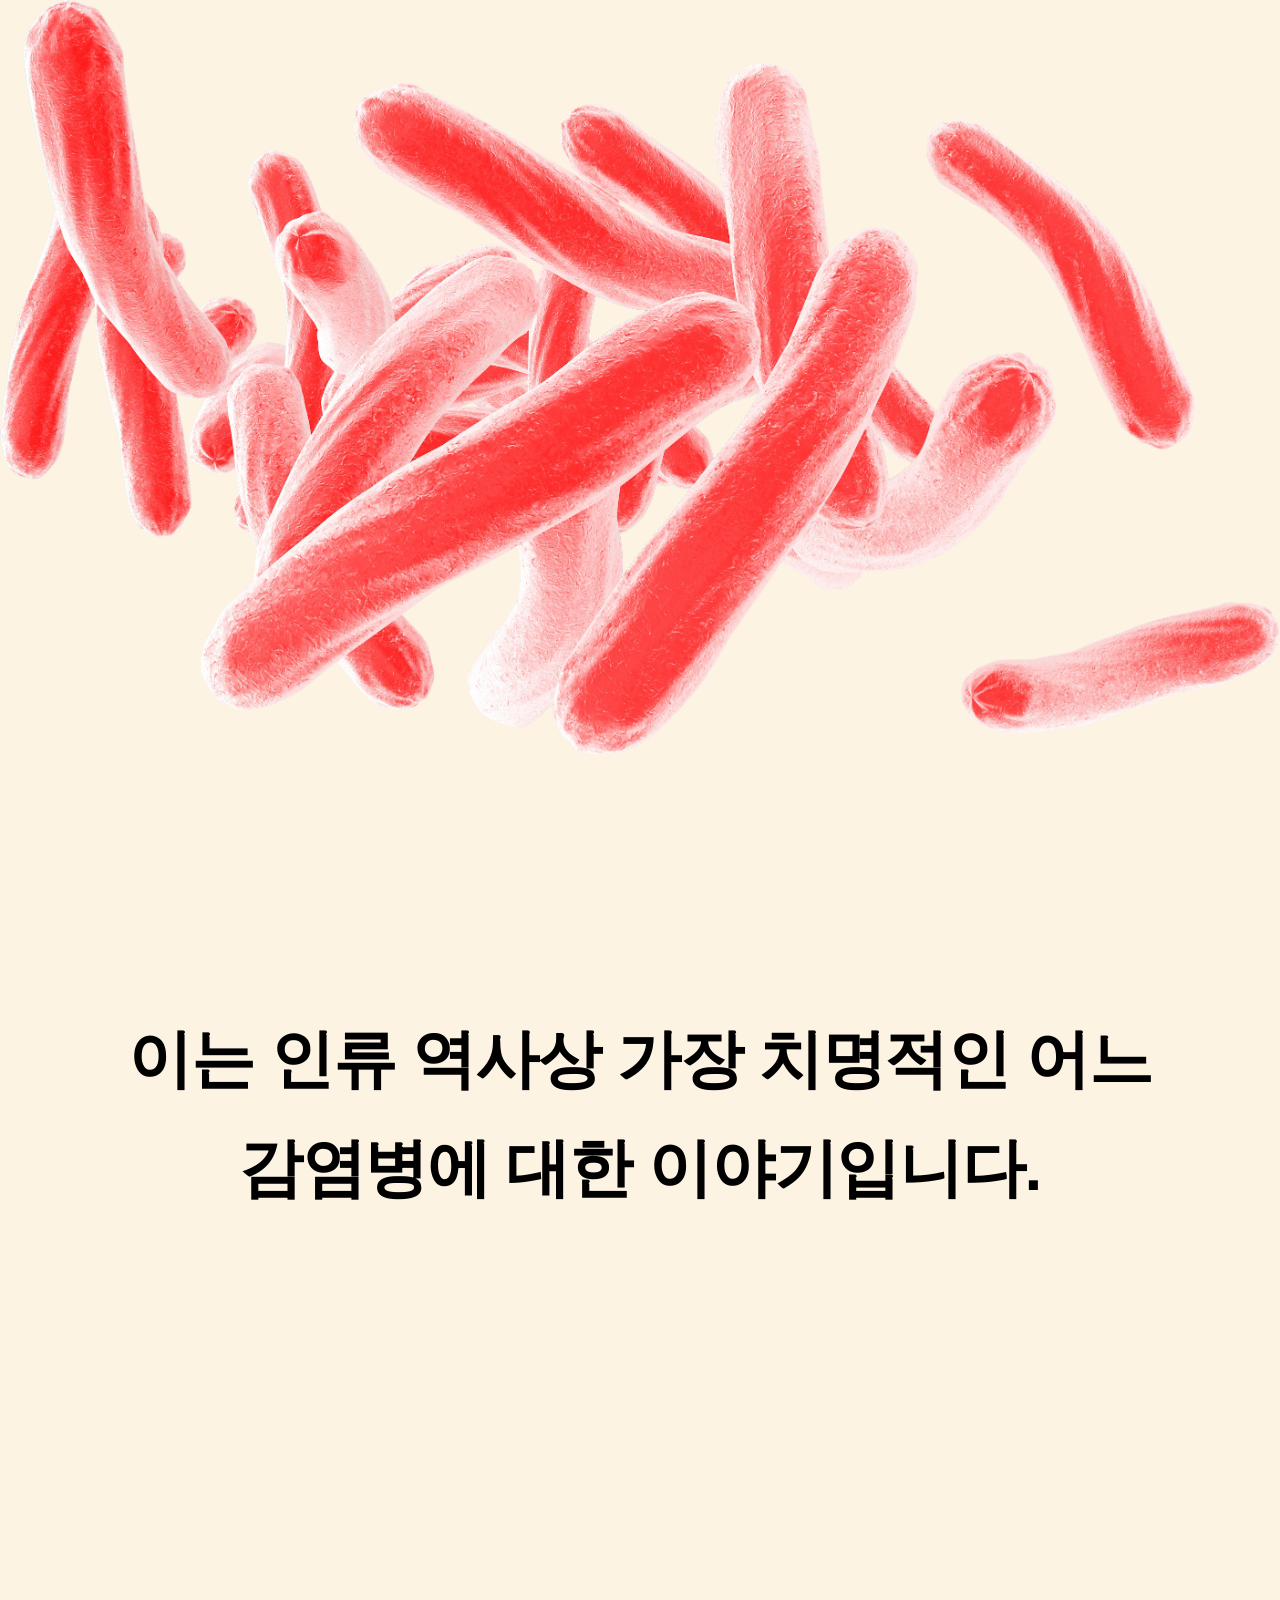
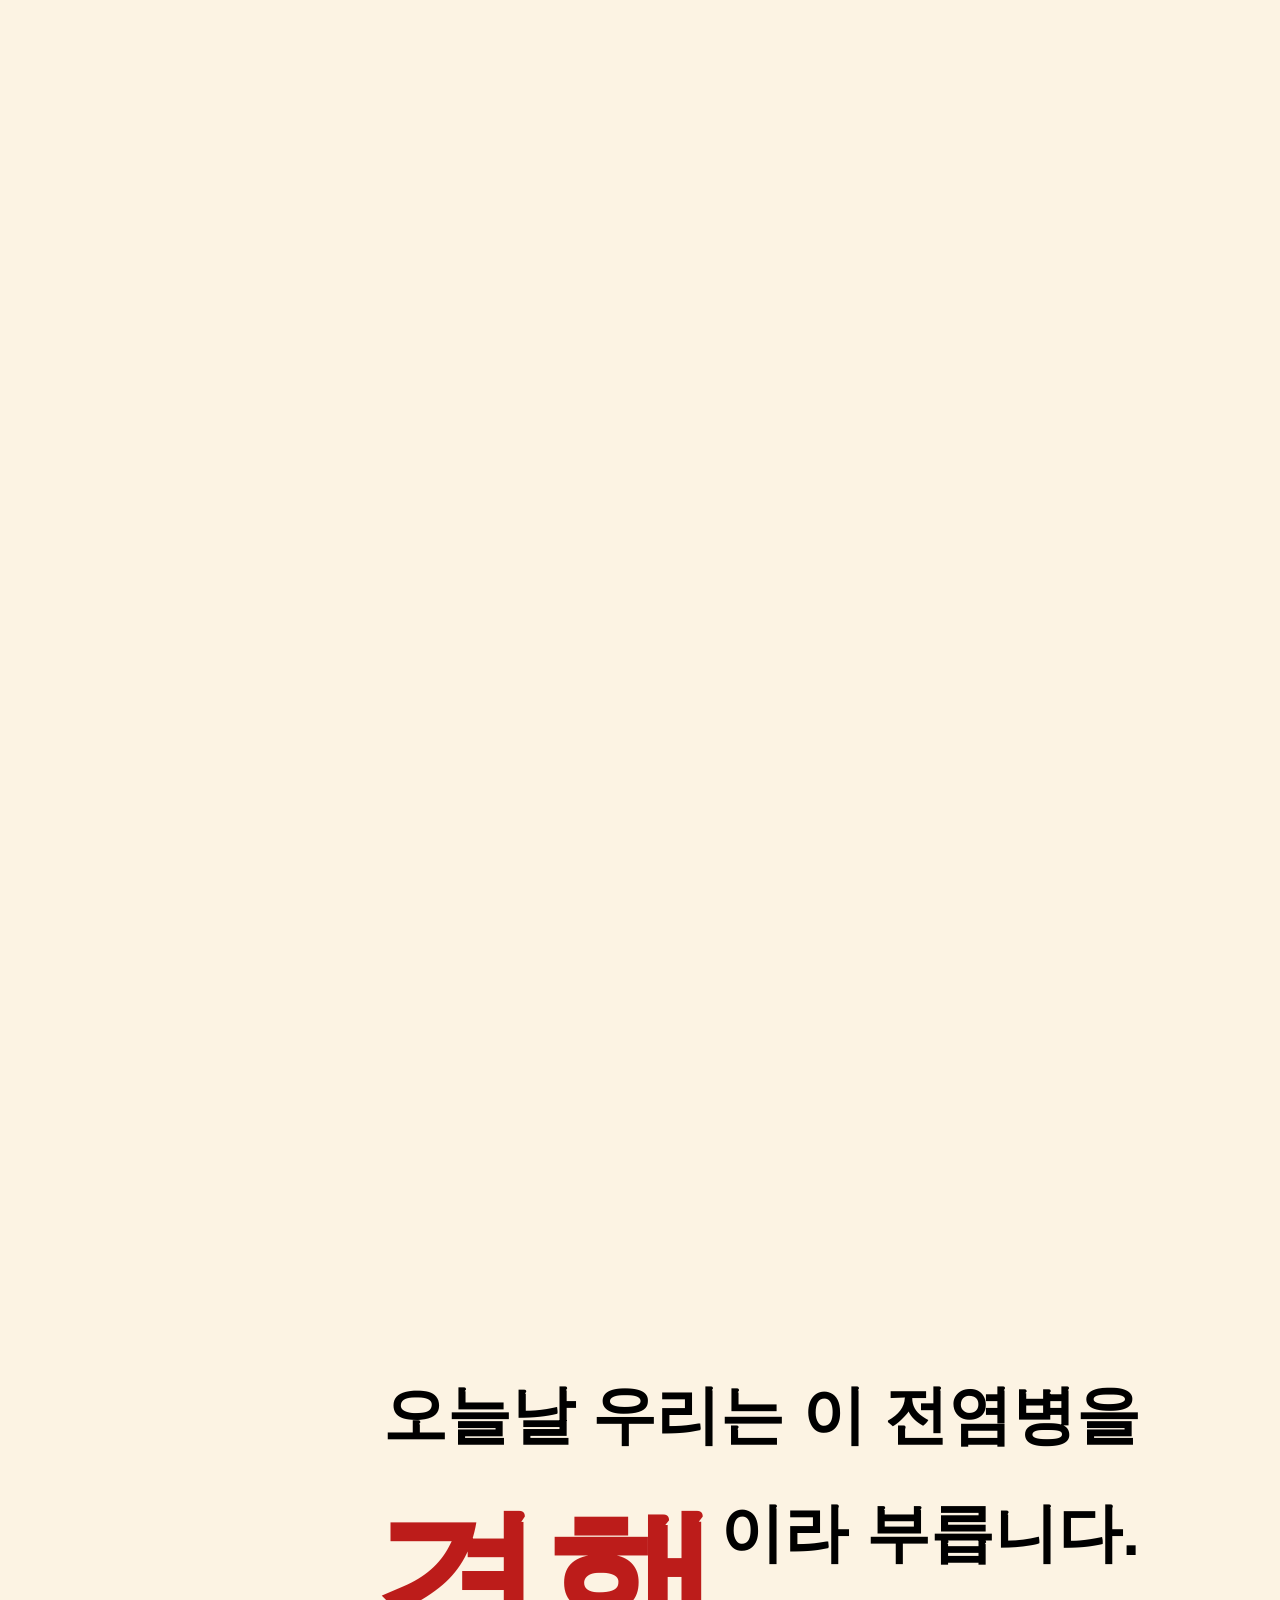
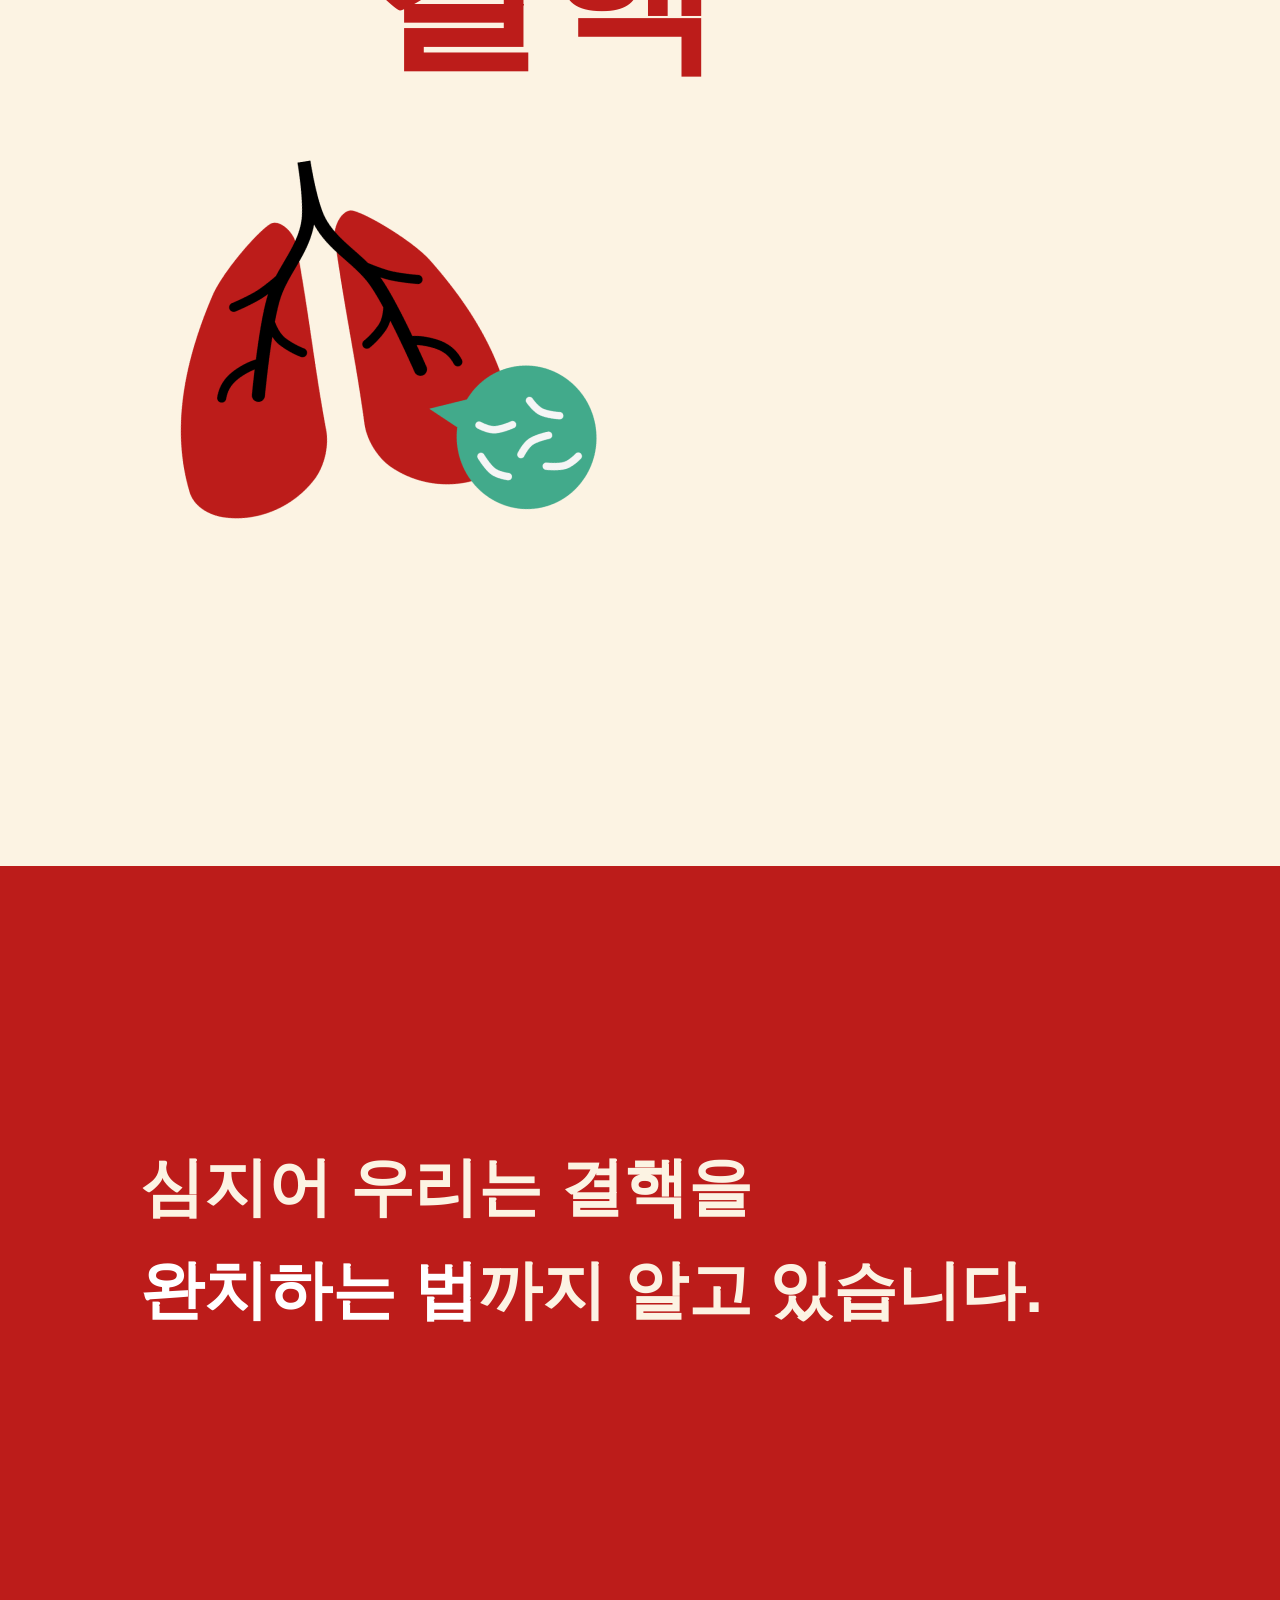
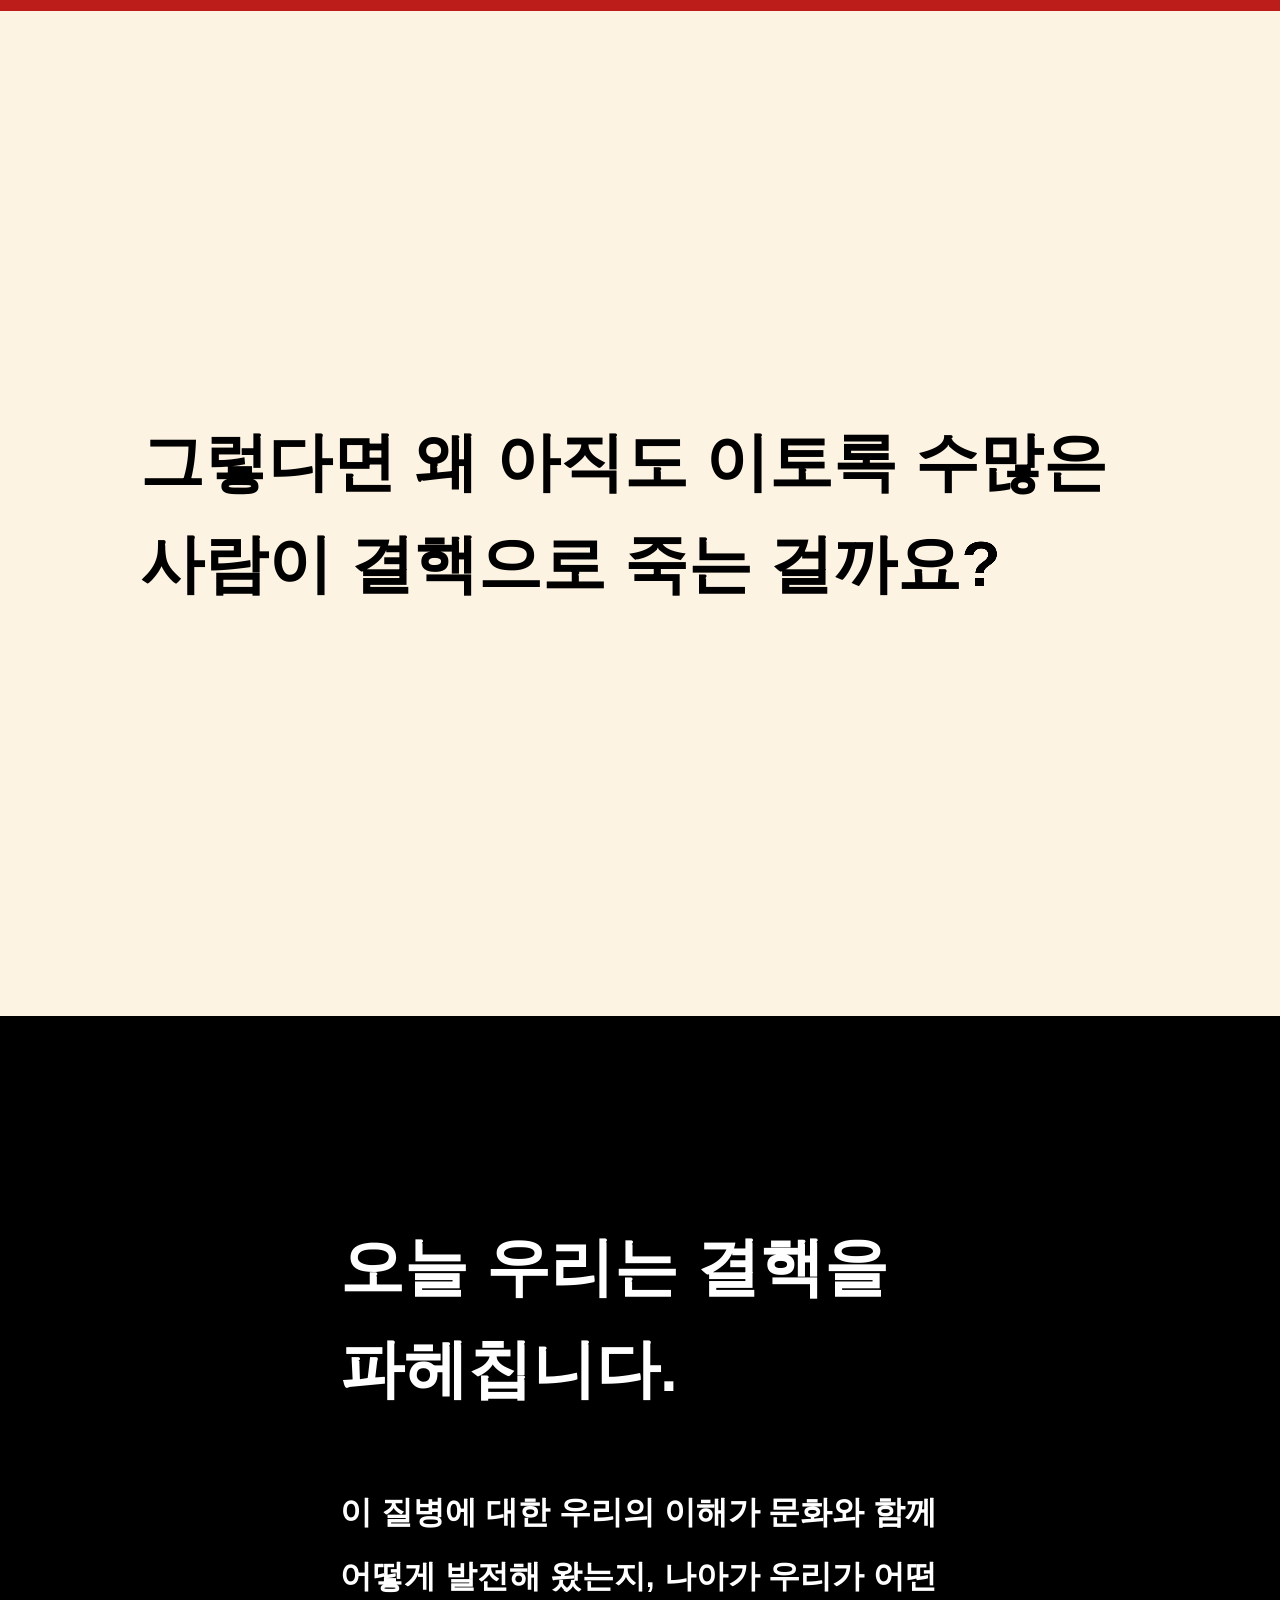
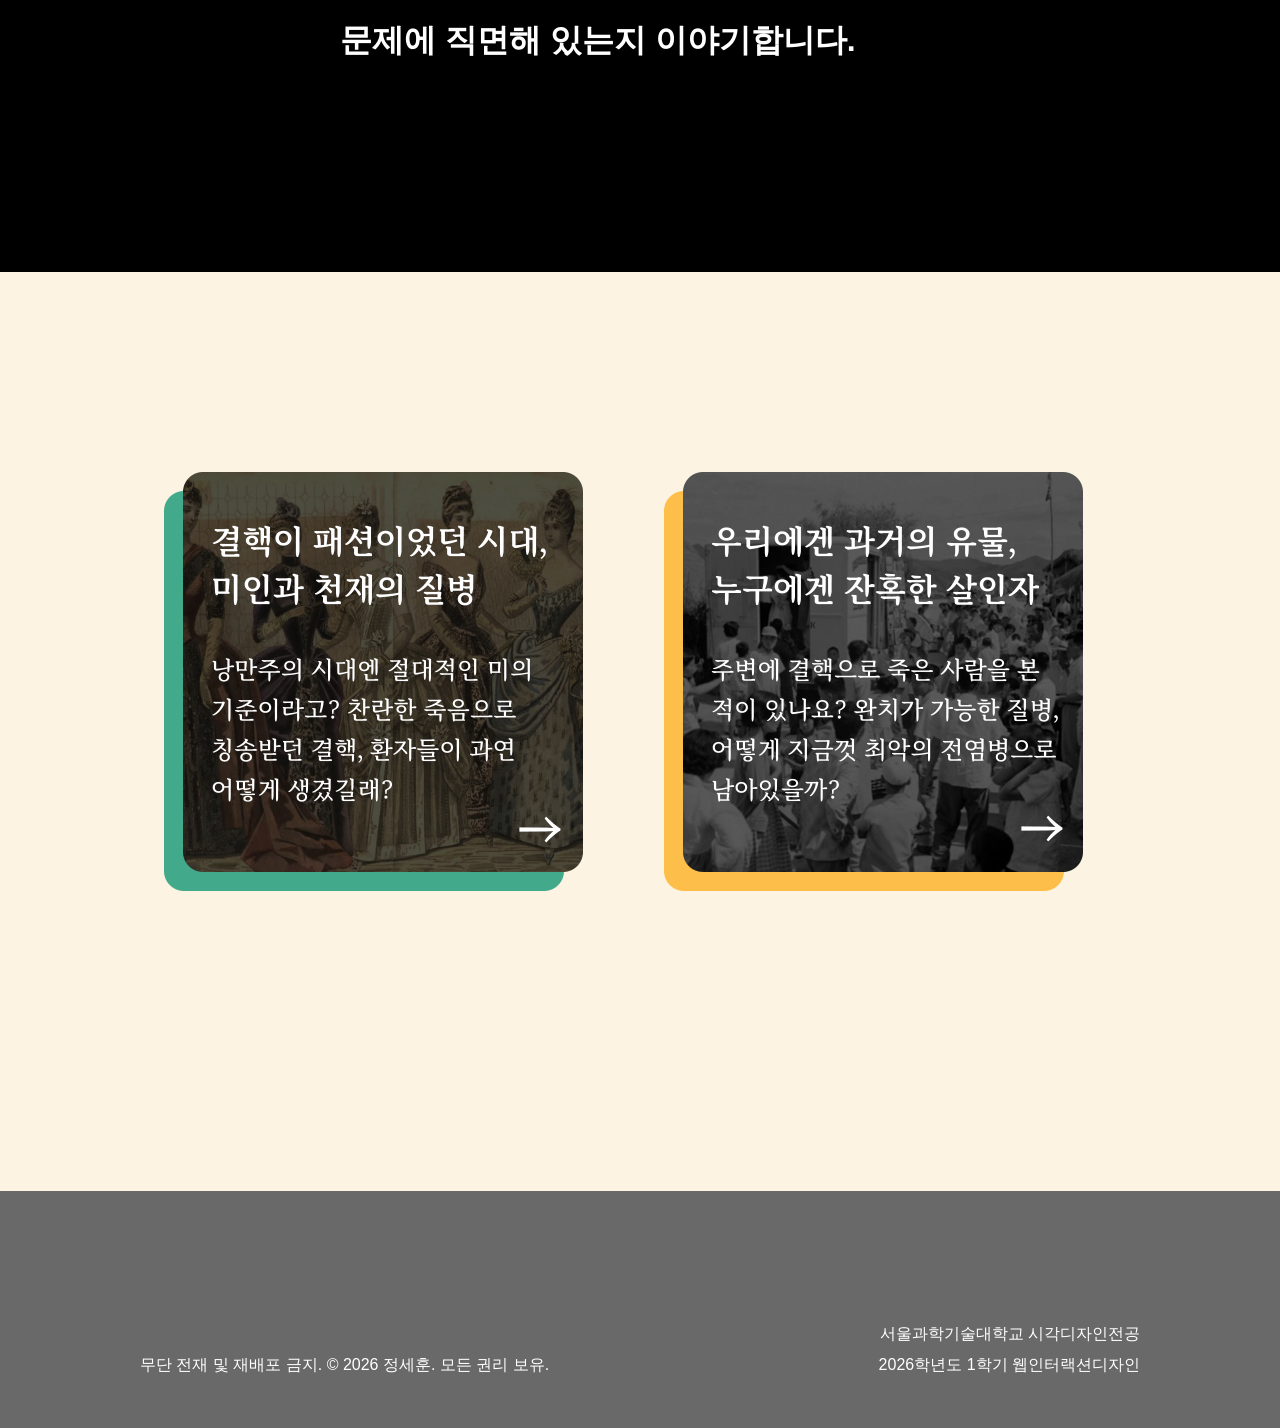
<file: index.html>
<!DOCTYPE html>
<html lang="en">

<head>
    <meta charset="UTF-8">
    <meta name="viewport" content="width=device-width, initial-scale=1.0">
    <title>Tuberculosis</title>

    <link rel="stylesheet" href="css/index.css">

</head>

<body>

    <header>
    </header>

    <section>
        <div style="margin-bottom: -10vh;">
            <img src="images/mycobacterium1.png" style="display: block; width: 100vw; height: auto;">
        </div>
    </section>

    <section>
        <div class="scroll-section" id="scroll-section">
            <div class="sticky-wrapper">

                <div class="intro-content" id="intro-content">
                    <h3>이는 인류 역사상 가장 치명적인 어느 감염병에 대한 이야기입니다.</h3>
                </div>

                <div class="card" id="card1">
                    <div class="card-content-overlay">
                        <div class="card-title">이 질병은 줄곧 우리 곁을 맴돌았습니다.</div>
                        <div class="card-body">
                            <div class="card-text">
                                <p>인류가 호모 사피엔스로 진화하기도 전인 300만 년 전부터입니다. 고대 이집트의 미라에서도 그 흔적이 발견되며 히브리어 성경 기록에서도 찾아볼 수 있을 정도로 오랜 역사를 지니고 있죠.</p>
                            </div>
                        </div>
                    </div>
                </div>

                <div class="card" id="card2">
                    <div class="card-content-overlay">
                        <div class="card-title" style="color: black;">의학의 발전에도 불구하고 말이죠.</div>
                        <div class="card-body">
                            <div class="card-text" style="color: black;">
                                <p>백신과 항생제가 수많은 이들의 목숨을 구했음에 불구하고 작년 이 질병으로 사망한 사람의 수는 말라리아, 장티푸스, 콜레라, 살인, 전쟁을 합친 것보다 많았습니다.</p>
                            </div>
                        </div>
                    </div>
                </div>

                <div class="card" id="card3">
                    <div class="card-content-overlay">
                        <div class="card-title">이 병은 다양한 이름으로 불려왔습니다.</div>
                        <div class="card-body">
                            <div class="card-text">
                                <p>고대 중국에서는 파괴된 궁전인 '괴부'로, 고대 히브리어론 서서히 말라가는 몸이란 뜻의 '샤헤페트'로, 19세기 유럽에선 신체를 갉아먹는 '소모증'이라 이름지었죠.</p>
                            </div>
                        </div>
                    </div>
                </div>

            </div>
        </div>
    </section>

    <section>
        <div class="contents">
            <h2 style="padding-top: 300px; text-align: right;">오늘날 우리는 이 전염병을</h2>
            <div style="display: flex; align-items: flex-start; justify-content: flex-end; text-align: right;">
                <h1 style="margin: 0; line-height: 1.4em;">결핵</h1>
                <h2 style="margin: 0; line-height: 2.1em;">이라 부릅니다.</h2>
            </div>
            <img src="images/lungs1.png" style="padding-bottom: 300px;">
        </div>
    </section>

    <section style="background-color: #bc1c1a;">
        <div class="contents">
            <h2 style="color: #fcf3e3; padding-top: 30vh; padding-bottom: 30vh; line-height: 1.6;">
                심지어 우리는 결핵을<br>
                <span class="highlight-wrapper">
                    <span class="highlight-base">완치하는 법</span>
                    <span class="highlight-active" aria-hidden="true">완치하는 법</span>
                </span>까지 알고 있습니다.
            </h2>
        </div>
    </section>

    <section>
        <div class="contents">
            <h2 style="padding-top: 400px; padding-bottom: 400px;">
                그렇다면 왜 아직도 이토록 수많은 사람이 결핵으로 죽는 걸까요<span class="qm-wrapper"><span class="question-mark">?</span></span>
            </h2>
        </div>
    </section>

    <section style="background-color: black;">
        <div class="contents">
            <h2 style="color: white; padding-top: 200px; padding-bottom: 60px; padding-left: 200px; width: 800px;">오늘 우리는 결핵을 파헤칩니다.</h2>
            <p style="font-size: 2rem; font-weight: 600; line-height: 2em; color: white; padding-bottom: 200px; padding-left: 200px; width: 800px;">
                이 질병에 대한 우리의 이해가 문화와 함께 어떻게 발전해 왔는지, 나아가 우리가 어떤 문제에 직면해 있는지 이야기합니다.</p>
        </div>
    </section>

    <section>
        <div class="contents">
            <div style="display: flex; padding-top: 200px; padding-bottom: 300px;">
                <a href="beauty.html" target="_blank" class="tile-link" style="margin-left: 24px;">
                    <img src="images/tile1.png" style="width: auto; height: 419px;">
                </a>
                <a href="medicine.html" target="_blank" class="tile-link delay-shake" style="margin-left: 81px;">
                    <img src="images/tile2.png" style="width: auto; height: 419px;">
                </a>
            </div>
        </div>
    </section>

    <footer>
       <div style="width: 1000px; margin: auto; justify-content: space-between; display: flex; align-items: flex-end; color: white; font-size: 1rem;">
            <div>
                <p>무단 전재 및 재배포 금지. &copy; 2026 정세훈. 모든 권리 보유.</p>
            </div>
            <div style="text-align: right;">
                <p style="margin-bottom: 5px;">서울과학기술대학교 시각디자인전공</p>
                <p>2026학년도 1학기 웹인터랙션디자인</p>
            </div>
        </div>
    </footer>

    <script src="js/index.js"></script>

</body>
</html>
</file>
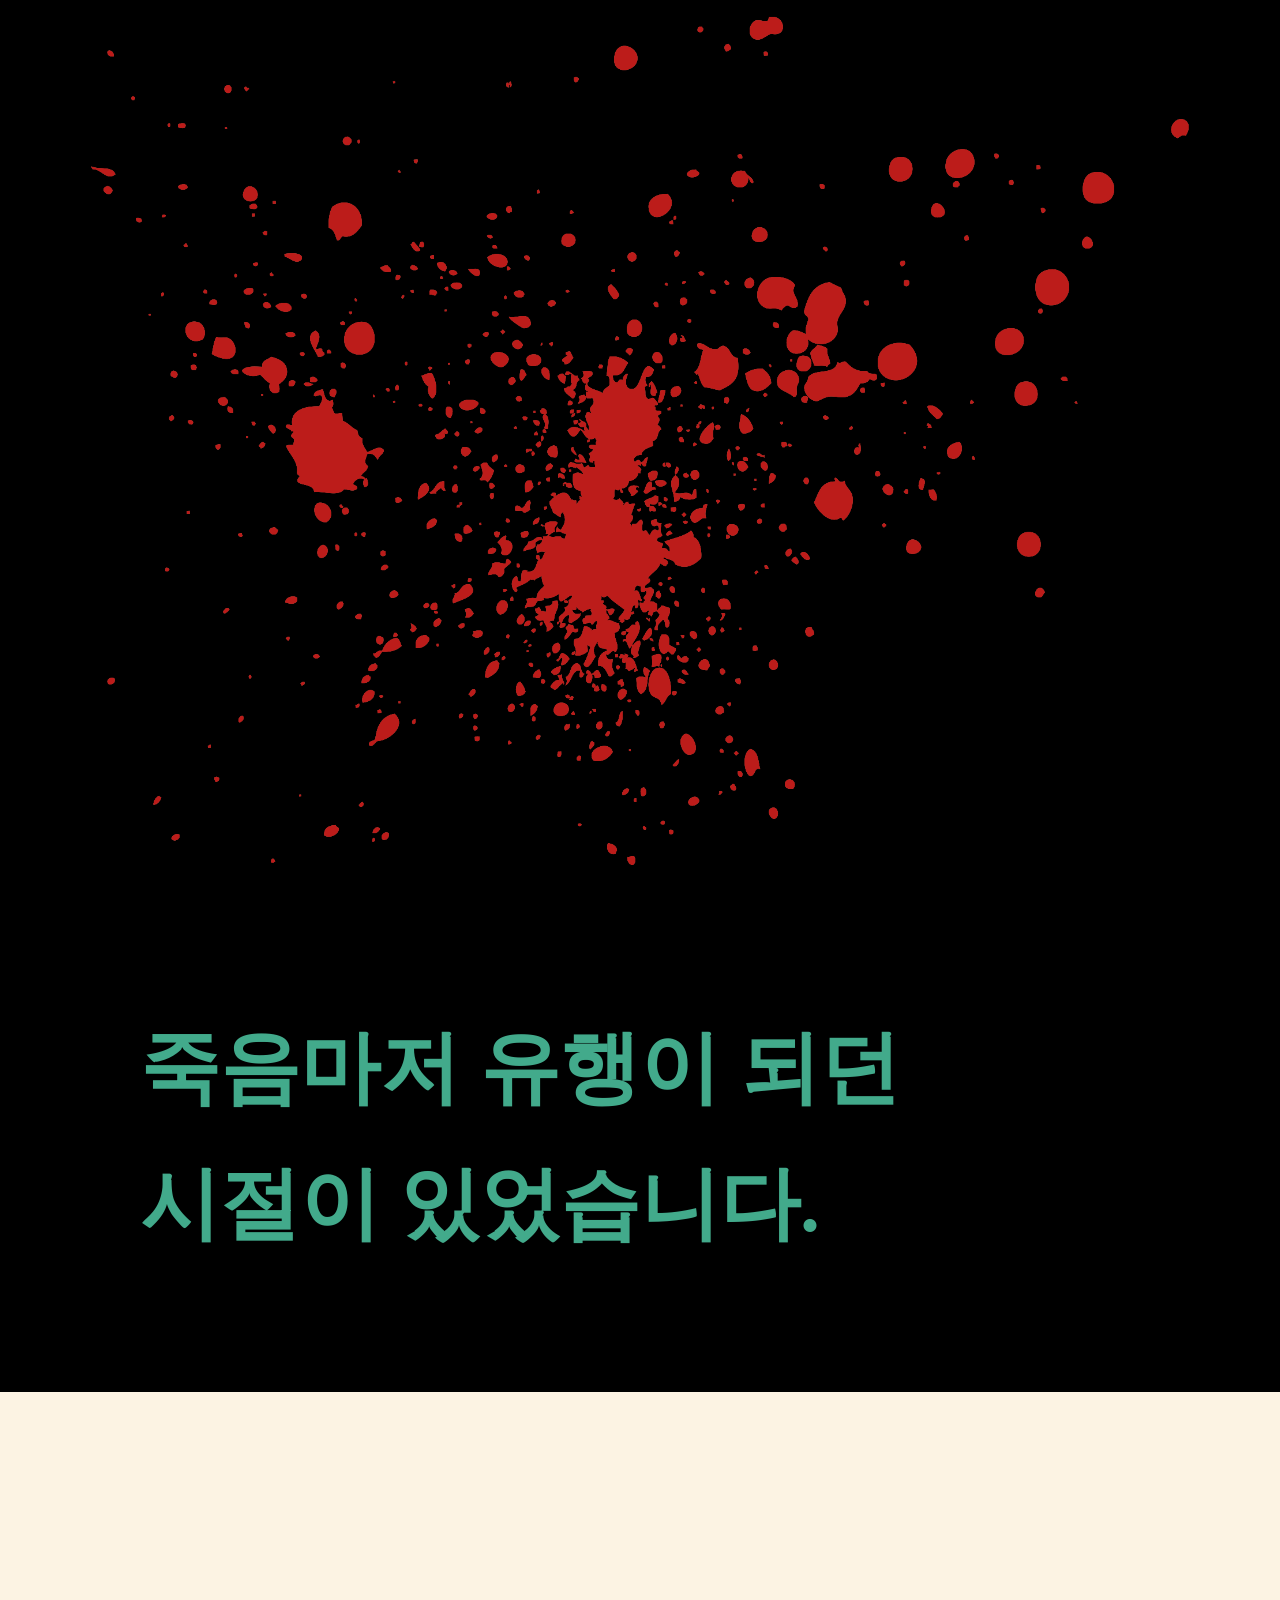
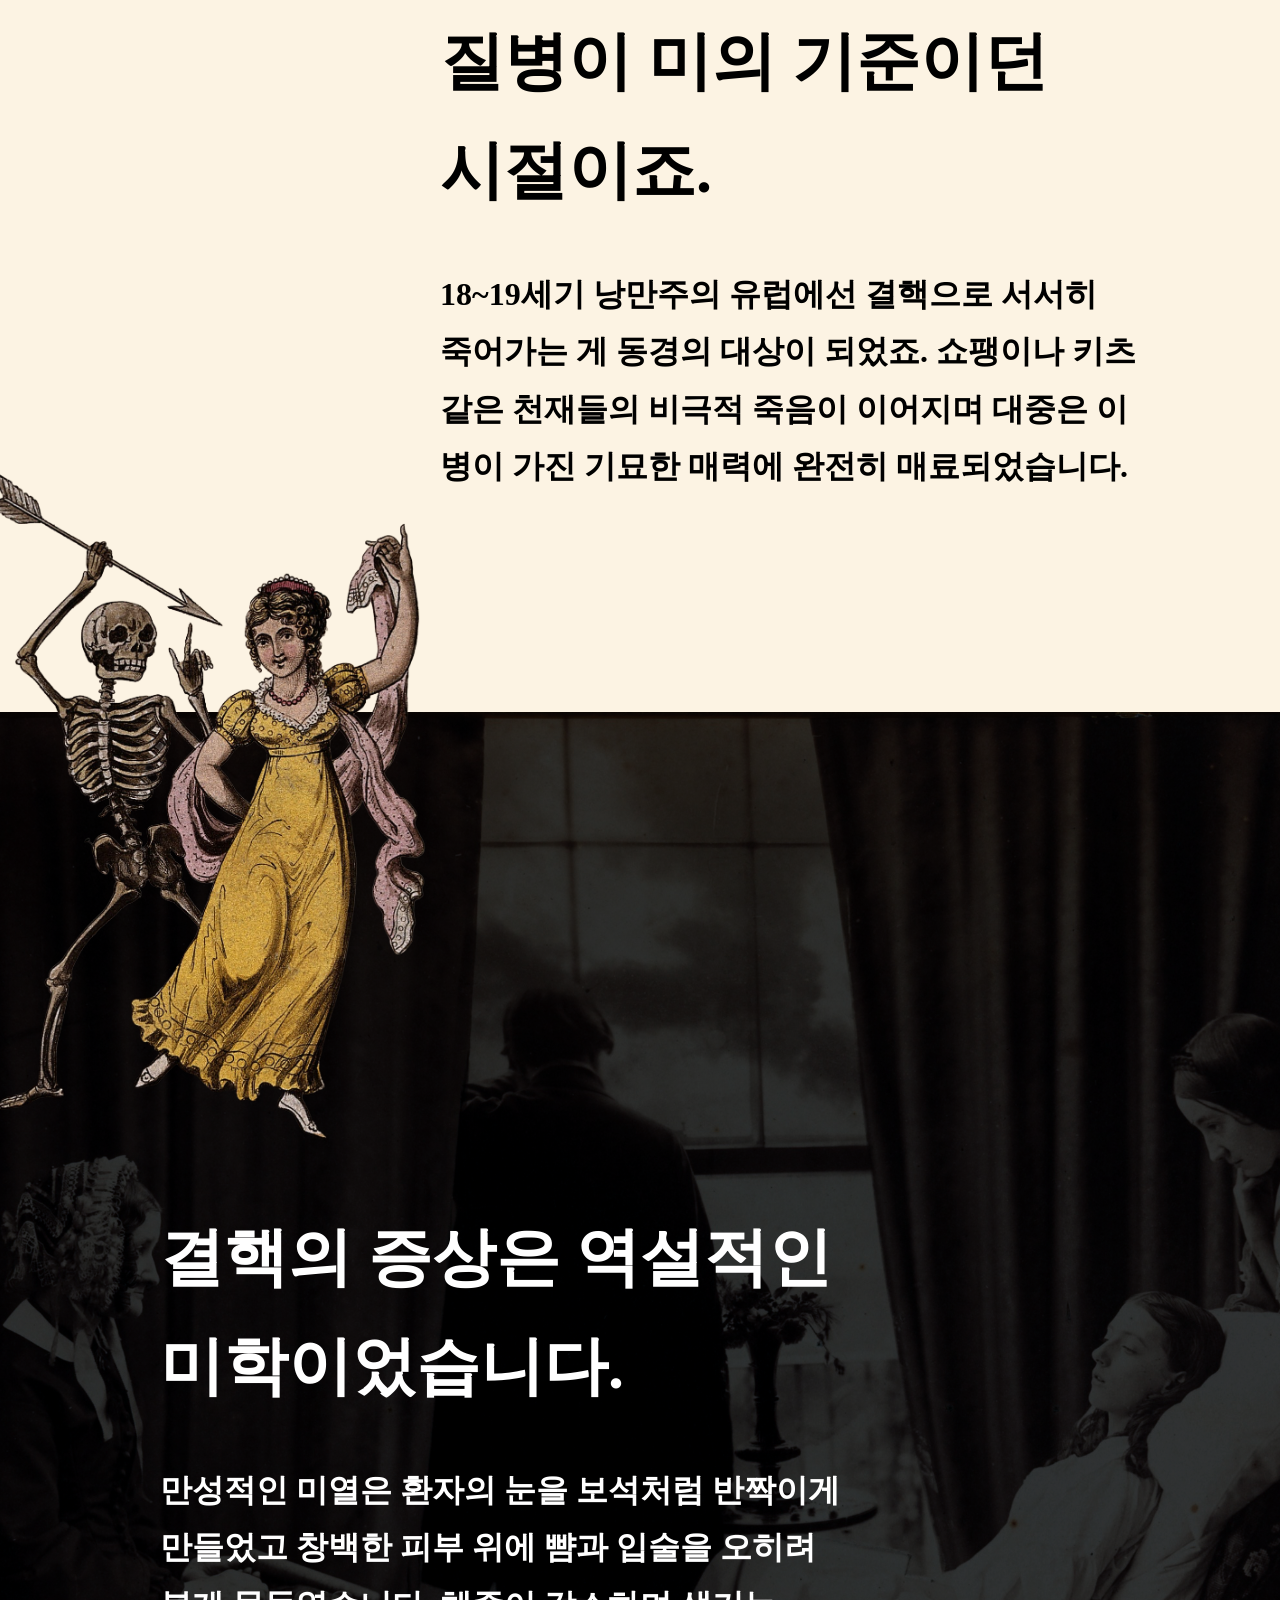
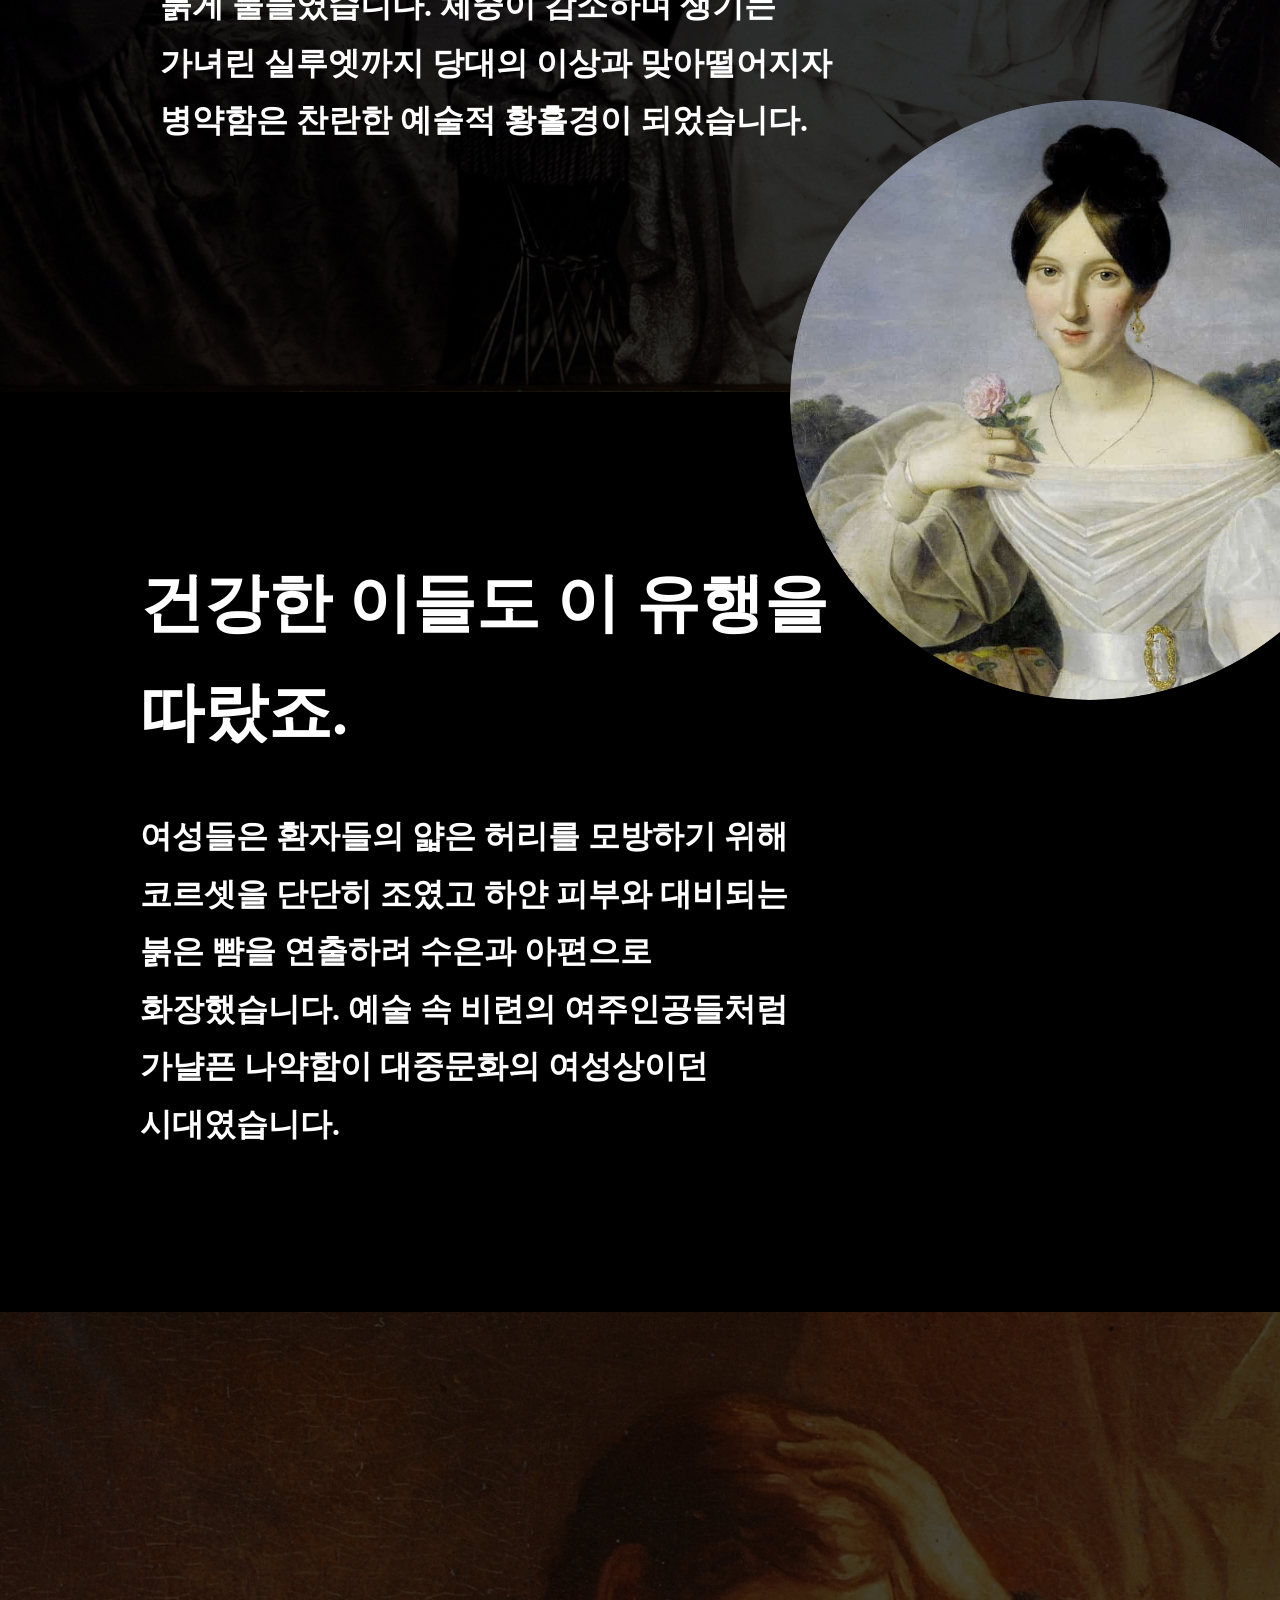
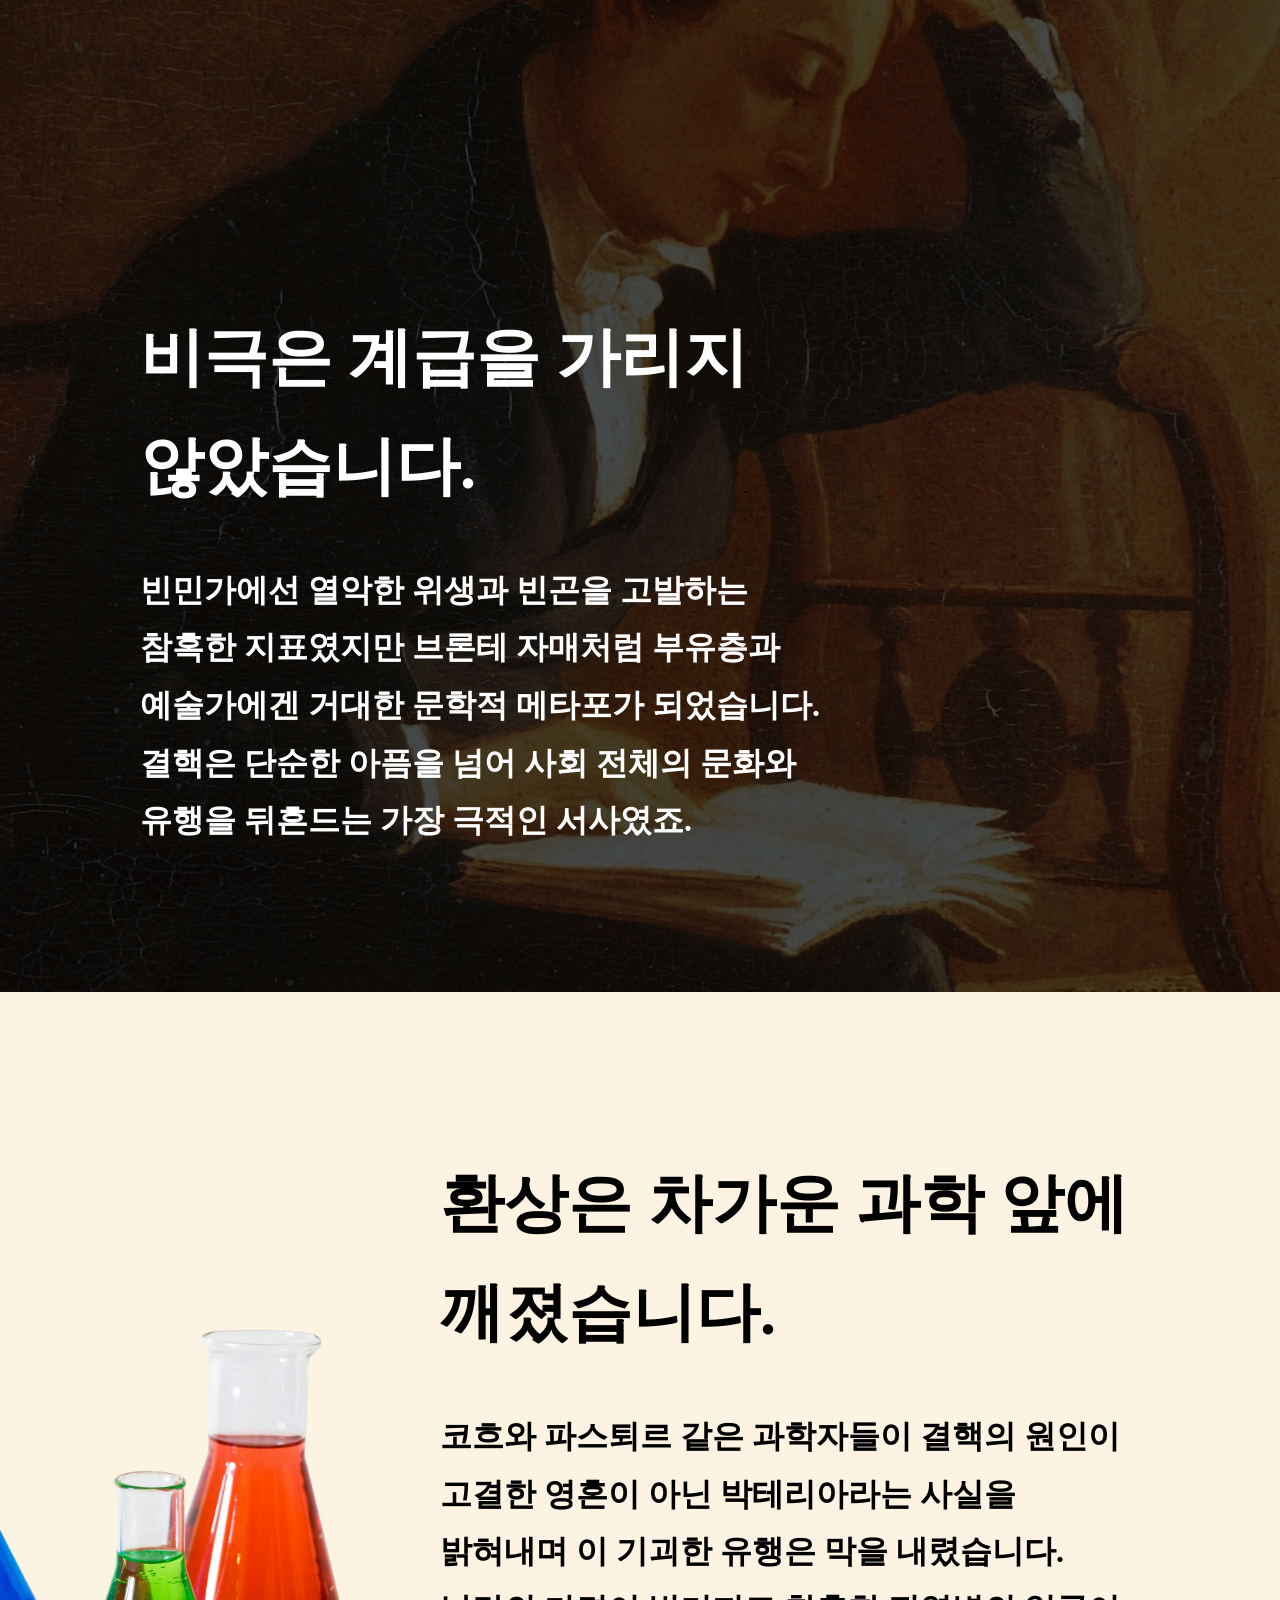
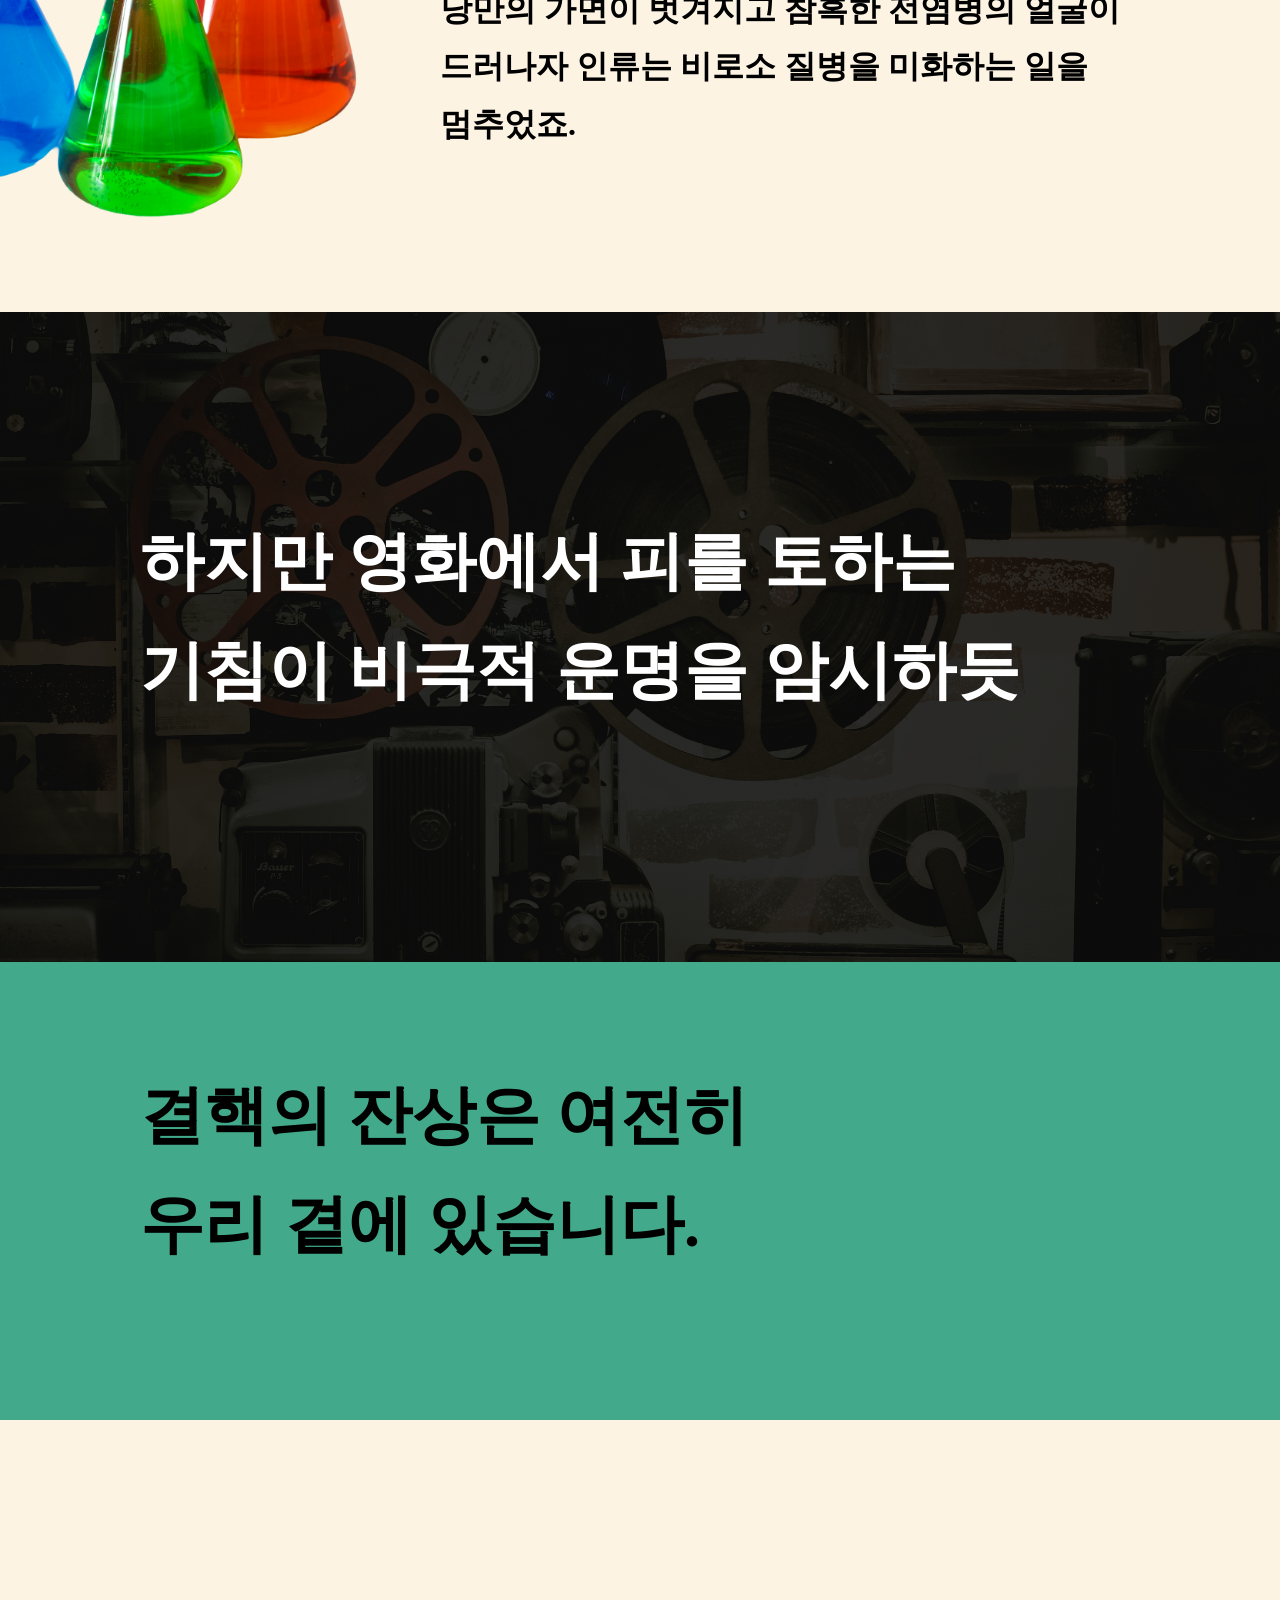
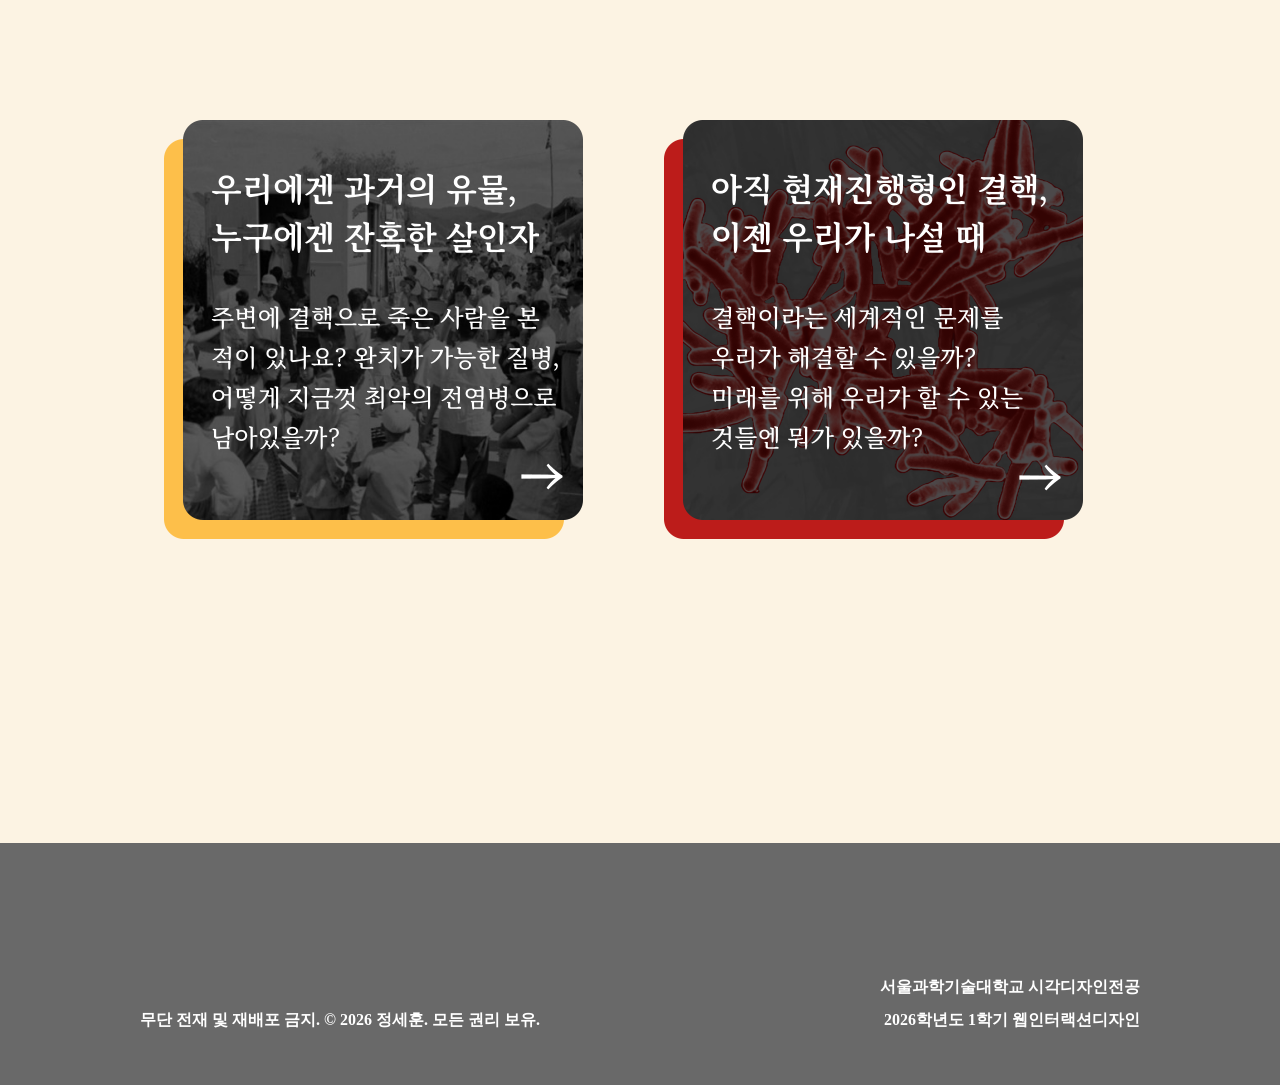
<file: beauty.html>
<!DOCTYPE html>
<html>
<head>
	<meta charset="utf-8">
	<meta name="viewport" content="width=device-width, initial-scale=1">
	<title>Beauty and TB</title>

    <link rel="stylesheet" href="css/beauty.css">

</head>
<body>

	<section class="bg-black" style="min-height: 100vh;">
		<div class="contents">
            <img src="images/blood5.png" class="fg-img fg-splatter" alt="Green Splatter">
            <div class="text-box" style="padding-top: 900px; width: 80%;">
			    <h1>죽음마저 유행이 되던 시절이 있었습니다.</h1>
            </div>
		</div>
	</section>

	<section class="bg-beige">
		<div class="contents">
            <img src="images/skeleton1.png" class="fg-img fg-skeleton" alt="Skeleton and Woman">
            
            <div class="text-box align-right">
                <h2>질병이 미의 기준이던 시절이죠.</h2>
                <p>18~19세기 낭만주의 유럽에선 결핵으로 서서히 죽어가는 게 동경의 대상이 되었죠. 쇼팽이나 키츠 같은 천재들의 비극적 죽음이 이어지며 대중은 이 병이 가진 기묘한 매력에 완전히 매료되었습니다.</p>
            </div>
		</div>
	</section>

    <section class="bg-image" style="background-image: linear-gradient(rgba(0, 0, 0, 0.8), rgba(0, 0, 0, 0.8)), url('images/fading1.jpg');">
		<div class="contents">
            <img src="images/sick1.png" class="fg-img fg-circle-overlap" alt="Women in bed">
            
            <div class="text-box" style="padding-top: 250px; padding-left: 20px;">
                <h2>결핵의 증상은 역설적인 미학이었습니다.</h2>
                <p>만성적인 미열은 환자의 눈을 보석처럼 반짝이게 만들었고 창백한 피부 위에 뺨과 입술을 오히려 붉게 물들였습니다. 체중이 감소하며 생기는 가녀린 실루엣까지 당대의 이상과 맞아떨어지자 병약함은 찬란한 예술적 황홀경이 되었습니다.</p>
            </div>
		</div>
	</section>

	<section class="bg-black">
		<div class="contents">
            <div class="text-box">
                <h2>건강한 이들도 이 유행을 따랐죠.</h2>
                <p>여성들은 환자들의 얇은 허리를 모방하기 위해 코르셋을 단단히 조였고 하얀 피부와 대비되는 붉은 뺨을 연출하려 수은과 아편으로 화장했습니다. 예술 속 비련의 여주인공들처럼 가냘픈 나약함이 대중문화의 여성상이던 시대였습니다.</p>
            </div>
		</div>
	</section>

    <section class="bg-image" style="background-image: linear-gradient(rgba(0, 0, 0, 0.7), rgba(0, 0, 0, 0.7)), url('images/keats1.jpg');">
		<div class="contents">
            <div class="text-box" style="padding-top: 450px;">
                <h2>비극은 계급을 가리지 않았습니다.</h2>
                <p>빈민가에선 열악한 위생과 빈곤을 고발하는 참혹한 지표였지만 브론테 자매처럼 부유층과 예술가에겐 거대한 문학적 메타포가 되었습니다. 결핵은 단순한 아픔을 넘어 사회 전체의 문화와 유행을 뒤흔드는 가장 극적인 서사였죠.</p>
            </div>
		</div>
	</section>

	<section class="bg-beige">
		<div class="contents">
            <img src="images/flask1.png" class="fg-img fg-flask" alt="Blue Flask">
            
            <div class="text-box align-right">
                <h2>환상은 차가운 과학 앞에 깨졌습니다.</h2>
                <p>코흐와 파스퇴르 같은 과학자들이 결핵의 원인이 고결한 영혼이 아닌 박테리아라는 사실을 밝혀내며 이 기괴한 유행은 막을 내렸습니다. 낭만의 가면이 벗겨지고 참혹한 전염병의 얼굴이 드러나자 인류는 비로소 질병을 미화하는 일을 멈추었죠.</p>
            </div>
		</div>
	</section>

    <section class="bg-image" style="background-image: linear-gradient(rgba(0, 0, 0, 0.8), rgba(0, 0, 0, 0.8)), url('images/film1.jpg'); min-height: 50vh;">
		<div class="contents">
            <div class="text-box" style="width: 90%;">
                <h2>하지만 영화에서 피를 토하는 기침이 비극적 운명을 암시하듯</h2>
            </div>
		</div>
	</section>

	<section class="bg-green">
		<div class="contents">
            <div class="text-box">
                <h2>결핵의 잔상은 여전히 우리 곁에 있습니다.</h2>
            </div>
		</div>
	</section>

	<section style="background-color: #fcf3e3;">
        <div class="contents">
            <div style="display: flex; padding-top: 200px; padding-bottom: 200px;">
                <a href="medicine.html" target="_blank" class="tile-link delay-shake" style="margin-left: 24px;">
                    <img src="images/tile2.png" style="width: auto; height: 419px;">
                </a>
                <a href="index.html" target="_blank" class="tile-link" style="margin-left: 81px;">
                    <img src="images/tile3.png" style="width: auto; height: 419px;">
                </a>
                
            </div>
        </div>
    </section>

    <footer>
       <div style="width: 1000px; margin: auto; justify-content: space-between; display: flex; align-items: flex-end; color: white; font-size: 1rem;">
            <div>
                <p style="color: white; font-size: 1rem;">무단 전재 및 재배포 금지. &copy; 2026 정세훈. 모든 권리 보유.</p>
            </div>
            <div style="text-align: right;">
                <p style="margin-bottom: 5px; color: white; font-size: 1rem;">서울과학기술대학교 시각디자인전공</p>
                <p style="color: white; font-size: 1rem;">2026학년도 1학기 웹인터랙션디자인</p>
            </div>
        </div>
    </footer>

</body>
</html>
</file>
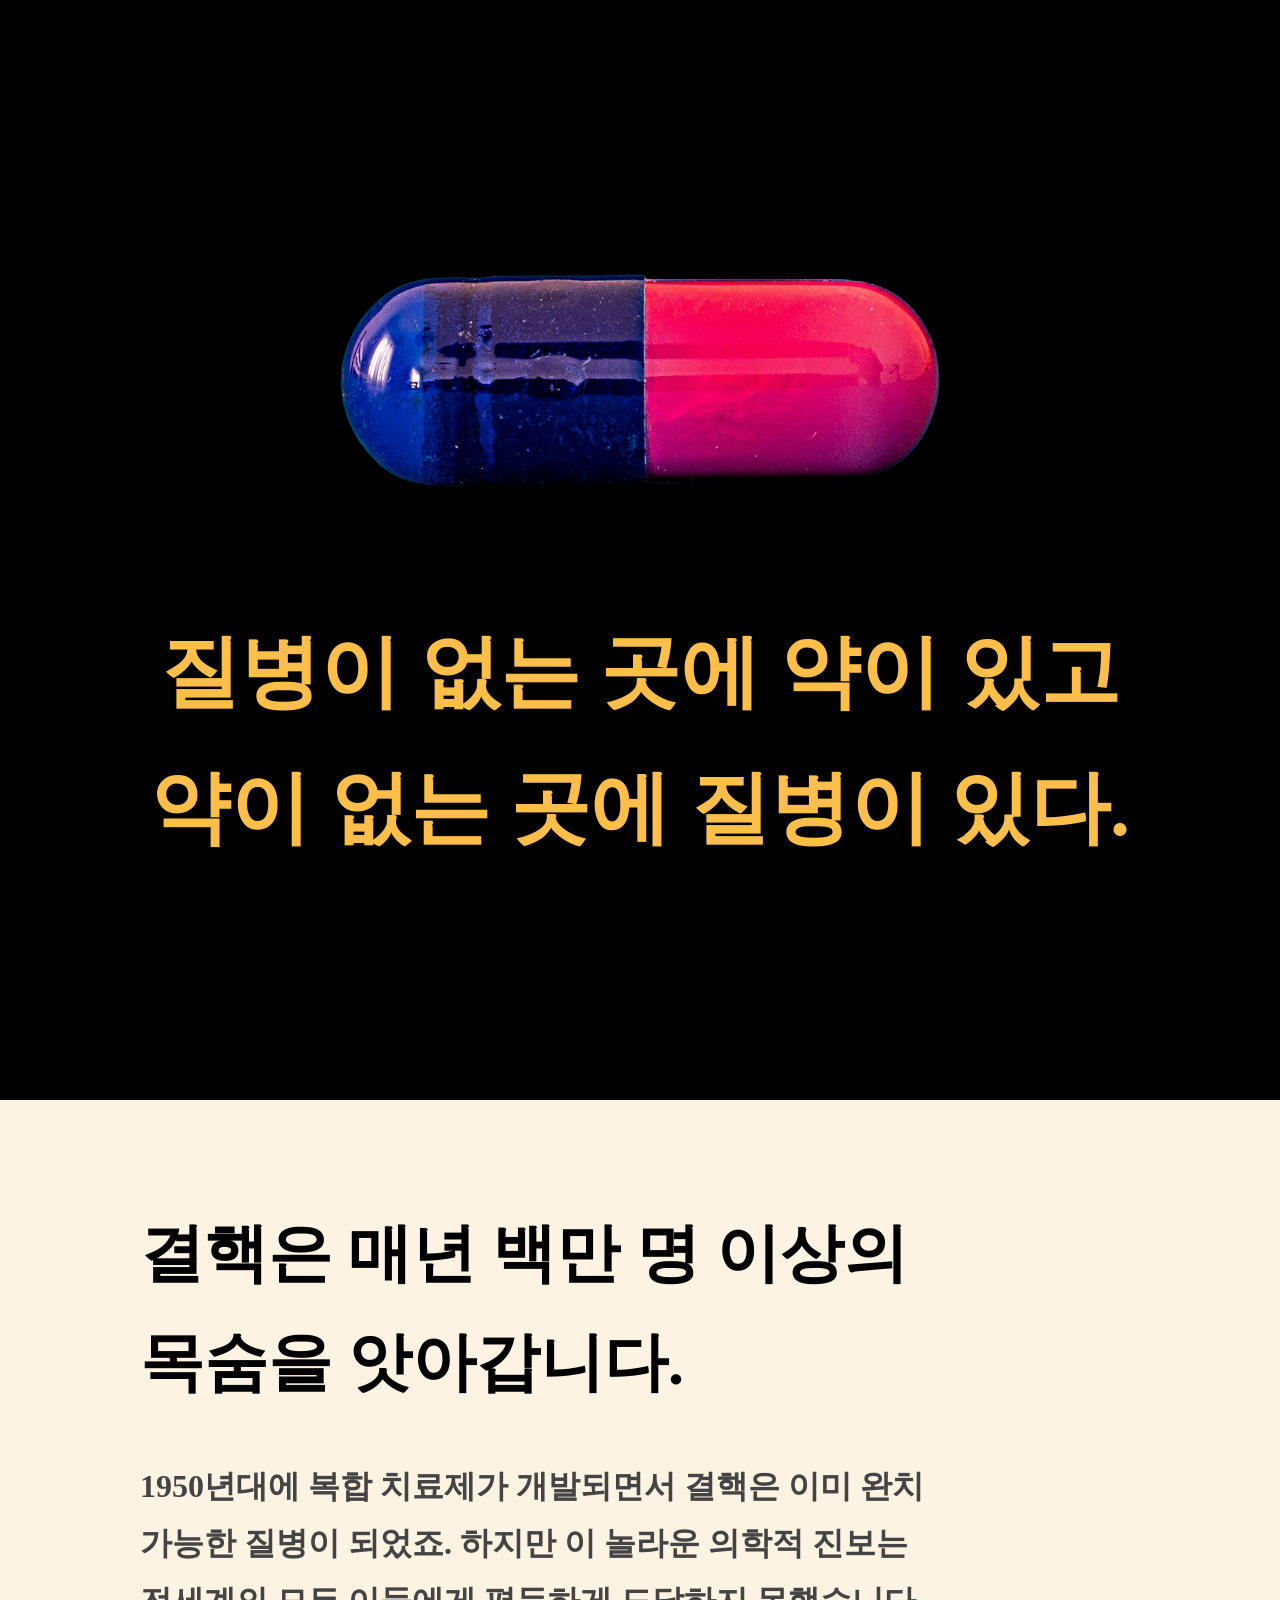
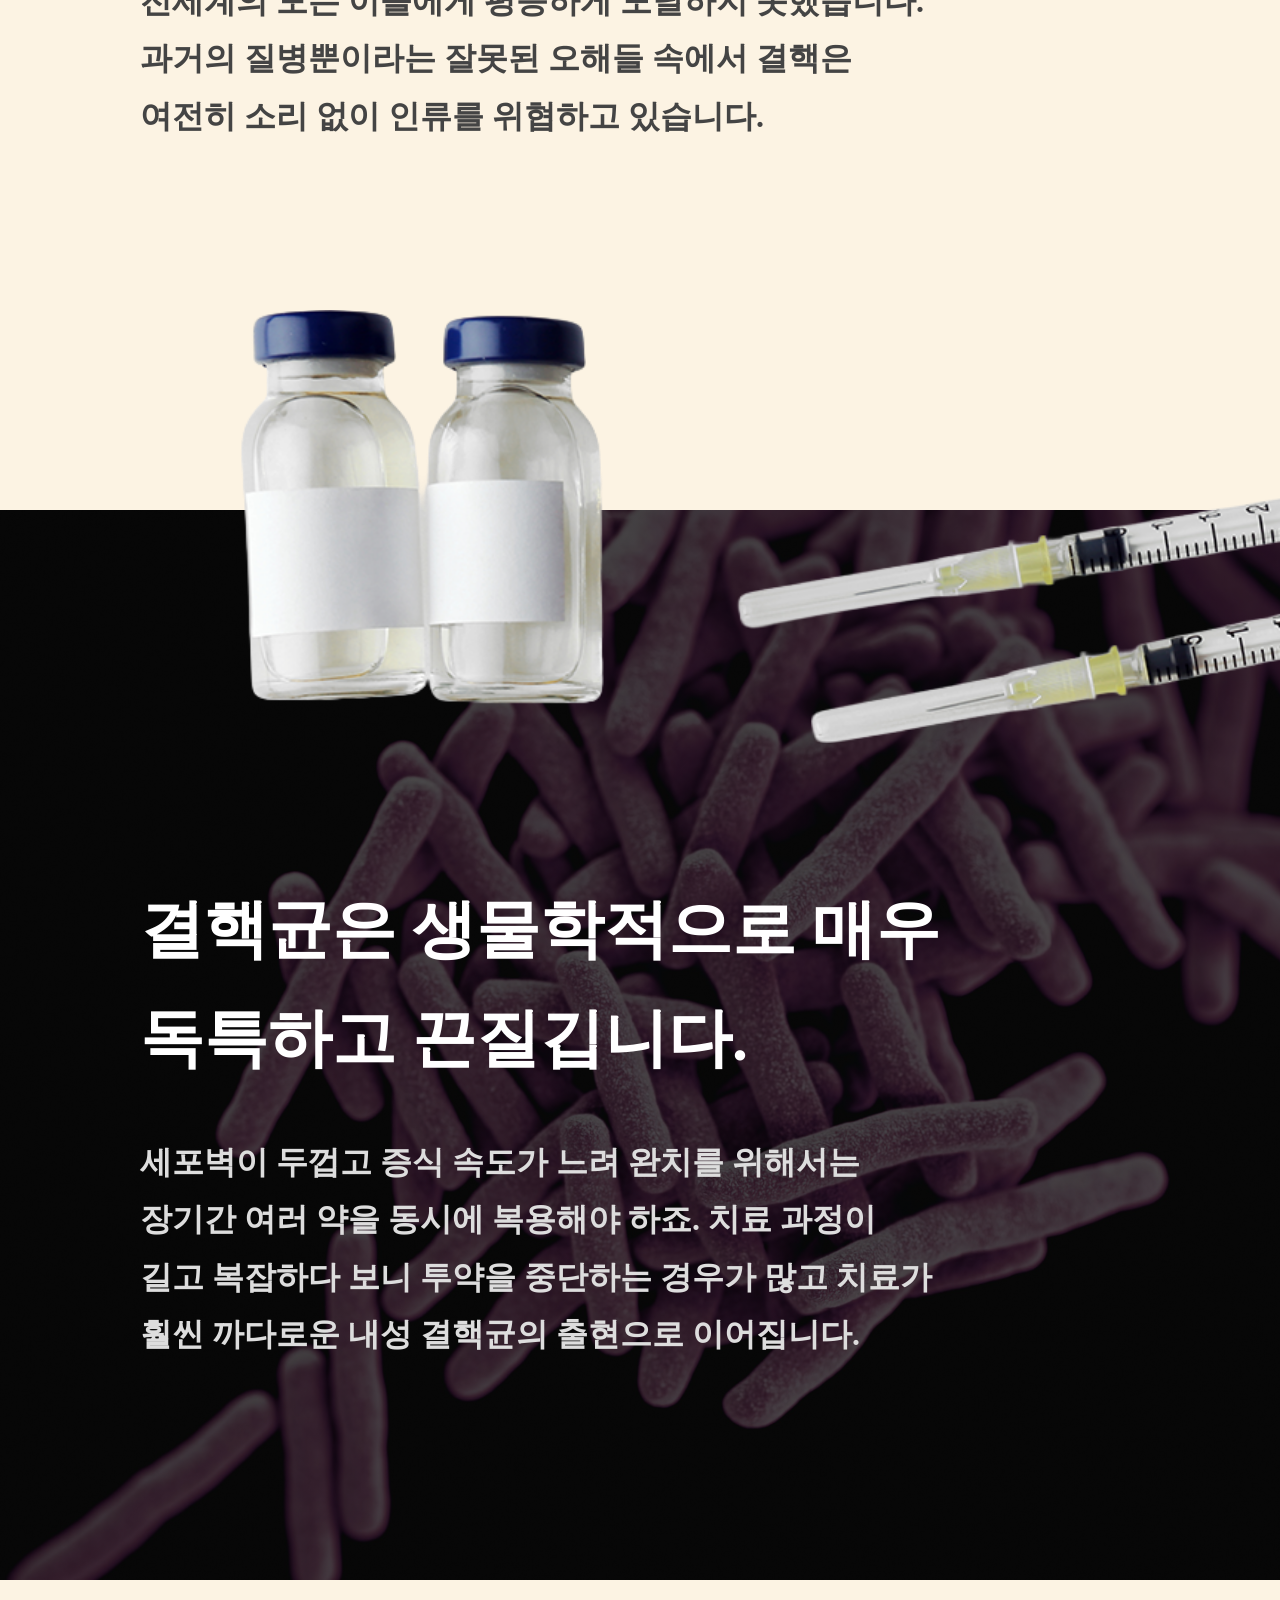
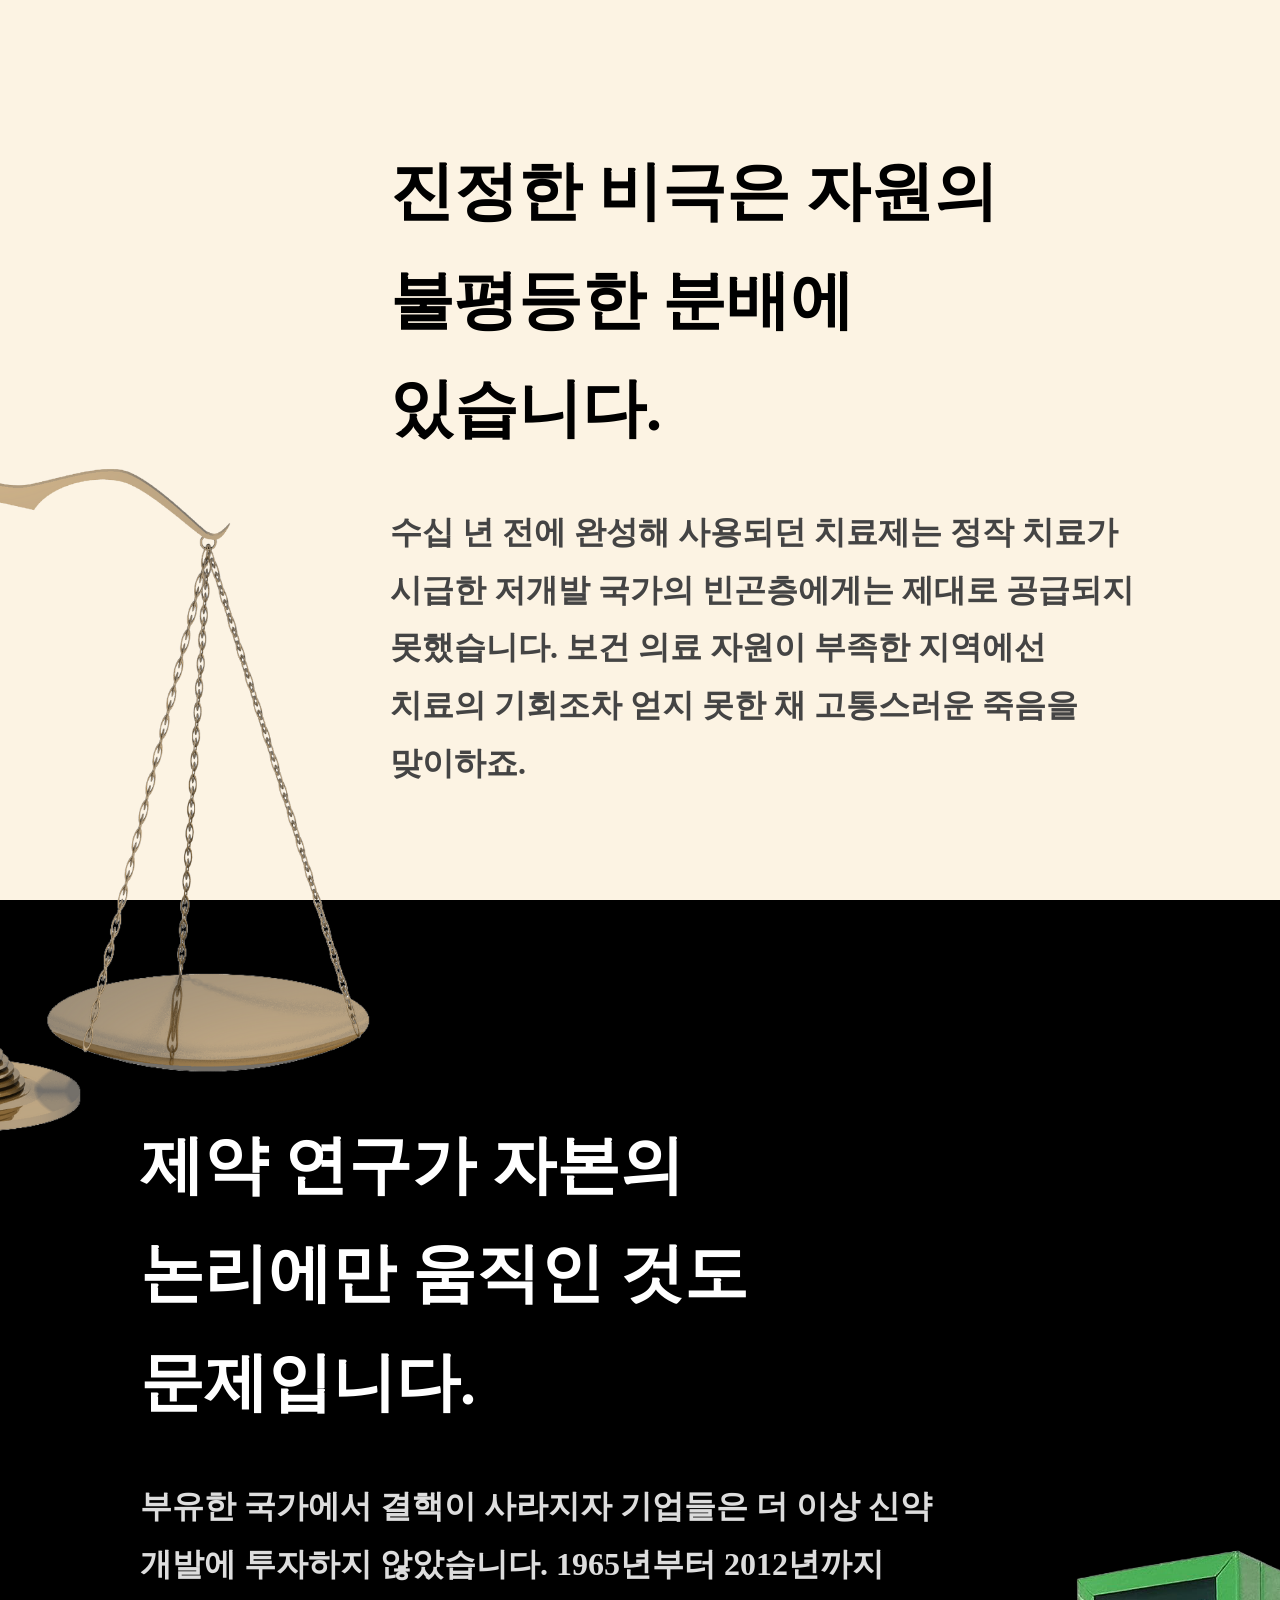
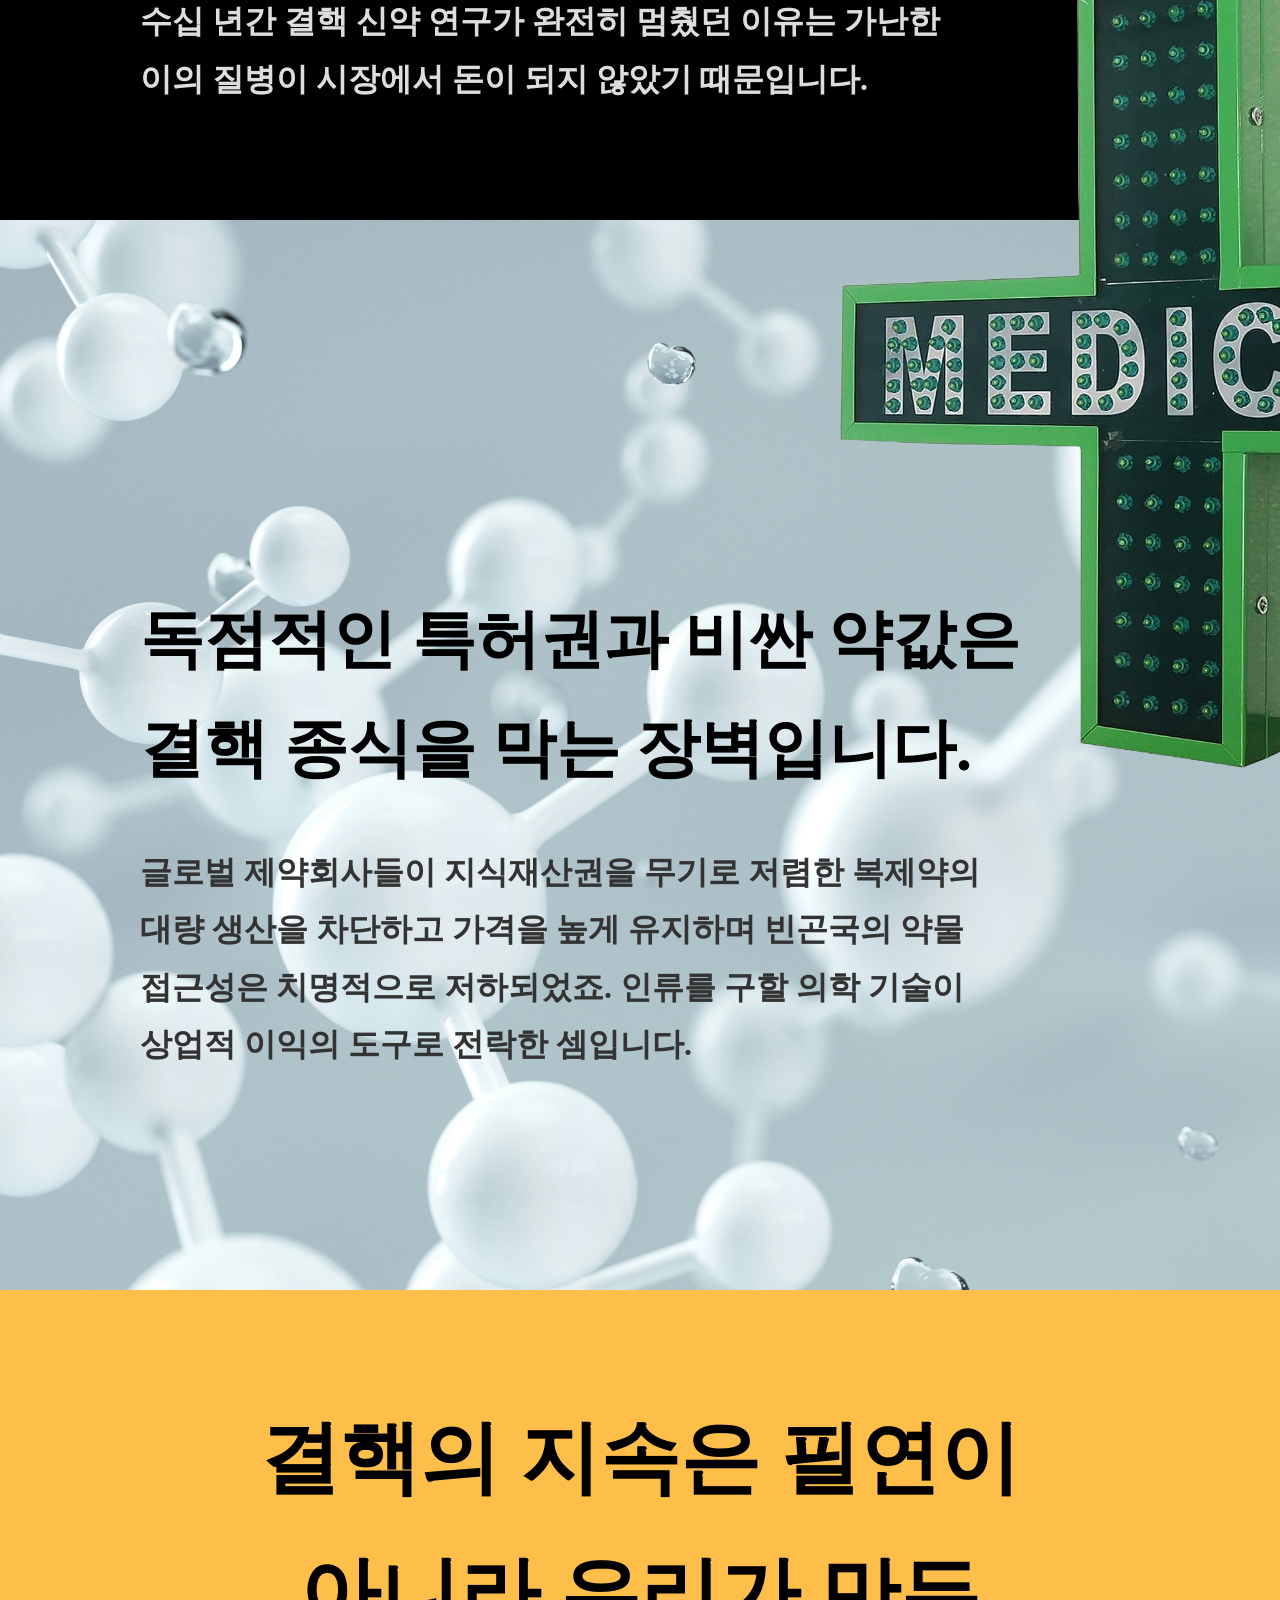
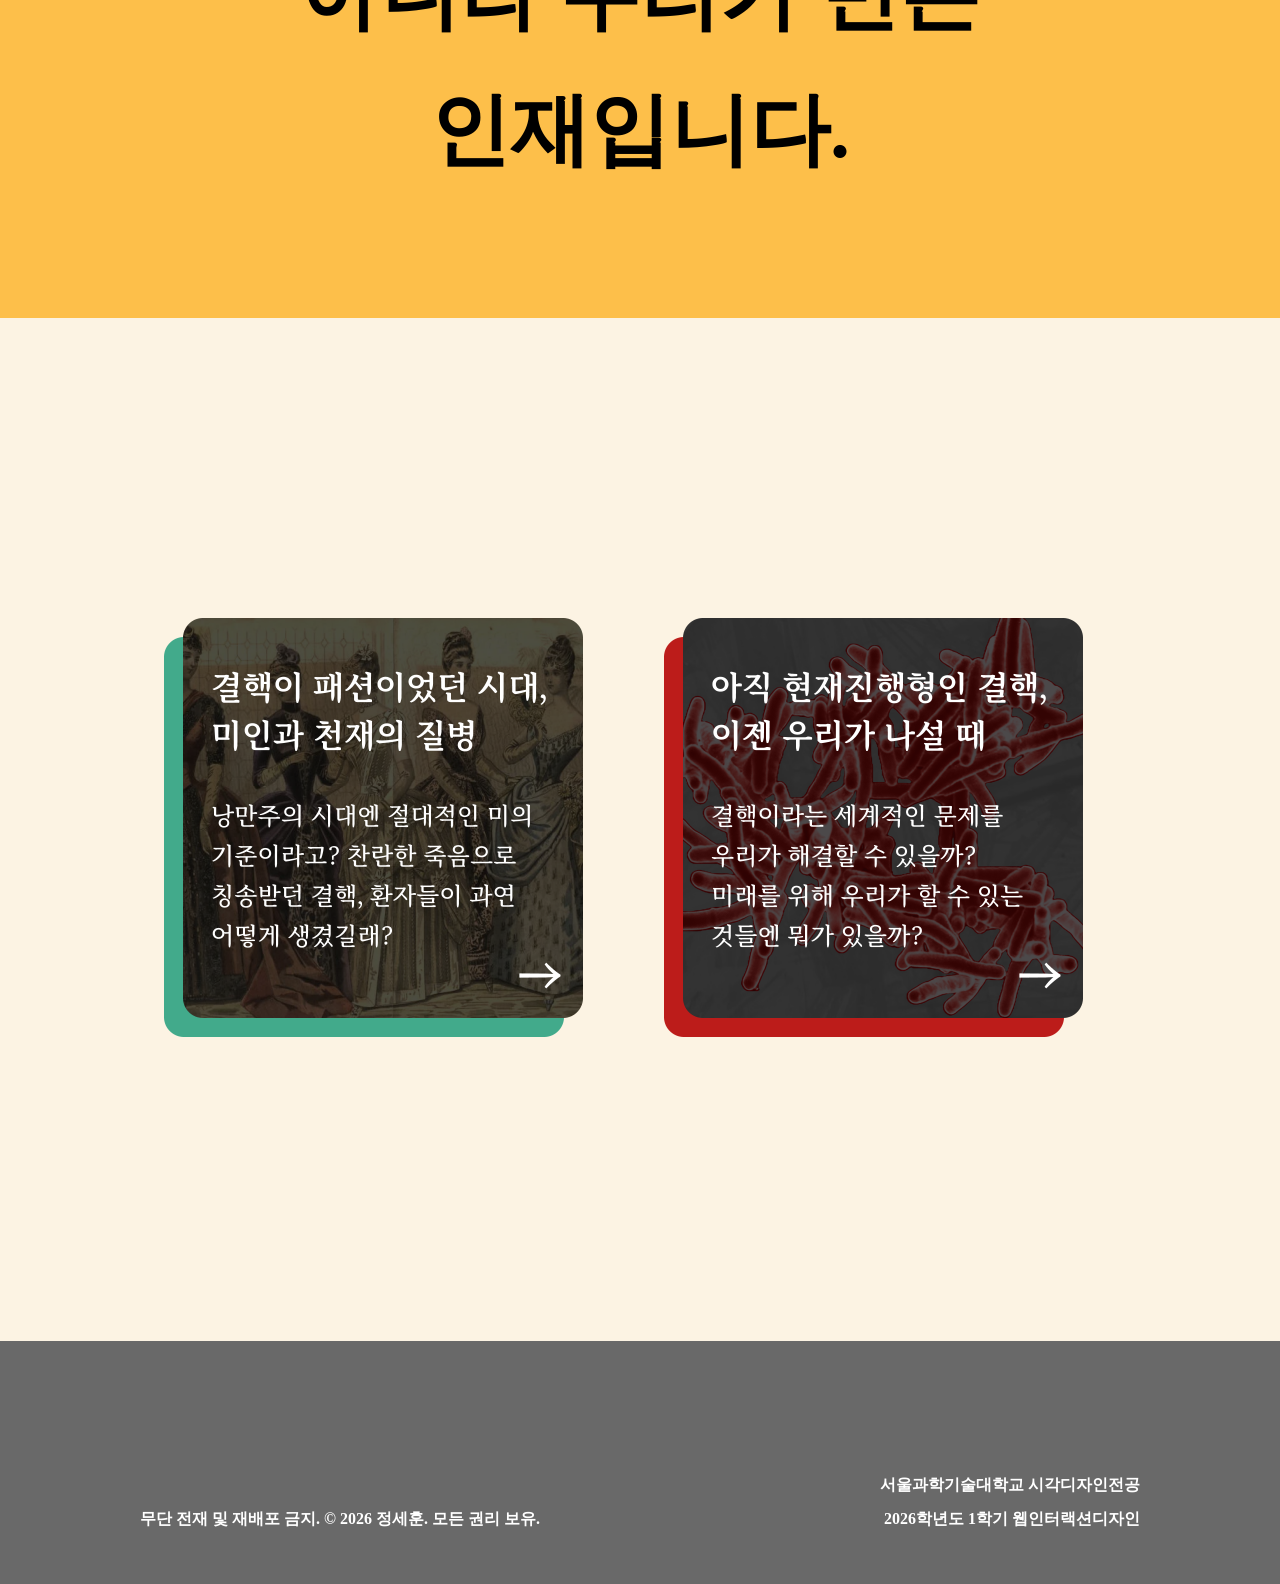
<file: medicine.html>
<!DOCTYPE html>
<html lang="ko">
<head>
    <meta charset="utf-8">
    <meta name="viewport" content="width=device-width, initial-scale=1">
    <title>TB and Medicine</title>

    <link rel="stylesheet" href="css/medicine.css">

</head>
<body>

    <section class="bg-black" style="min-height: 100vh;">
        <div class="contents text-center">
            <img src="images/pill1.png" class="fg-img fg-pill" alt="Red and Blue Pill">
            <div class="text-box align-center" style="padding-top: 400px; width: 100%;">
                <h1 class="text-gold">
                    질병이 없는 곳에 약이 있고 약이 없는 곳에 질병이 있다.
                </h1>
            </div>
        </div>
    </section>

    <section class="bg-beige allow-overlap">
        <div class="contents">
            <div class="text-box" style="width: 80%; min-height: 90vh;">
                <h2>결핵은 매년 백만 명 이상의 목숨을 앗아갑니다.</h2>
                <p>1950년대에 복합 치료제가 개발되면서 결핵은 이미 완치 가능한 질병이 되었죠. 하지만 이 놀라운 의학적 진보는 전세계의 모든 이들에게 평등하게 도달하지 못했습니다. 과거의 질병뿐이라는 잘못된 오해들 속에서 결핵은 여전히 소리 없이 인류를 위협하고 있습니다.</p>
            </div>
            <img src="images/syringe1.png" class="fg-img fg-vials" alt="Vials">
        </div>
    </section>

    <section class="bg-bacteria" style="padding-top: 250px;">
        <div class="contents">
            <div class="text-box text-white" style="width: 80%;">
                <h2>결핵균은 생물학적으로 매우 독특하고 끈질깁니다.</h2>
                <p>세포벽이 두껍고 증식 속도가 느려 완치를 위해서는 장기간 여러 약을 동시에 복용해야 하죠. 치료 과정이 길고 복잡하다 보니 투약을 중단하는 경우가 많고 치료가 훨씬 까다로운 내성 결핵균의 출현으로 이어집니다.</p>
            </div>
        </div>
    </section>

    <section class="bg-beige allow-overlap">
        <div class="contents">
            <img src="images/scale1.png" class="fg-img fg-scale" alt="Golden Scale">
            
            <div class="text-box align-right" style="width: 75%; padding-top: 50px;">
                <h2>진정한 비극은 자원의 불평등한 분배에 있습니다.</h2>
                <p>수십 년 전에 완성해 사용되던 치료제는 정작 치료가 시급한 저개발 국가의 빈곤층에게는 제대로 공급되지 못했습니다. 보건 의료 자원이 부족한 지역에선 치료의 기회조차 얻지 못한 채 고통스러운 죽음을 맞이하죠.</p>
            </div>
        </div>
    </section>

    <section class="bg-black allow-overlap">
        <div class="contents">
            <div class="text-box text-white" style="width: 80%; padding-top: 100px;">
                <h2>제약 연구가 자본의 논리에만 움직인 것도 문제입니다.</h2>
                <p>부유한 국가에서 결핵이 사라지자 기업들은 더 이상 신약 개발에 투자하지 않았습니다. 1965년부터 2012년까지 수십 년간 결핵 신약 연구가 완전히 멈췄던 이유는 가난한 이의 질병이 시장에서 돈이 되지 않았기 때문입니다.</p>
            </div>
            <img src="images/cross1.png" class="fg-img fg-cross" alt="Medical Cross">
        </div>
    </section>

    <section class="bg-molecule" style="padding-top: 250px;">
        <div class="contents">
            <div class="text-box text-black" style="width: 90%;">
                <h2>독점적인 특허권과 비싼 약값은 결핵 종식을 막는 장벽입니다.</h2>
                <p style="color: #333;">글로벌 제약회사들이 지식재산권을 무기로 저렴한 복제약의 대량 생산을 차단하고 가격을 높게 유지하며 빈곤국의 약물 접근성은 치명적으로 저하되었죠. 인류를 구할 의학 기술이 상업적 이익의 도구로 전락한 셈입니다.</p>
            </div>
        </div>
    </section>

    <section class="bg-yellow" style="min-height: 30vh;">
        <div class="contents">
            <div class="text-box align-center" style="width: 100%;">
                <h1>
                    결핵의 지속은 필연이 아니라 우리가 만든 인재입니다.
                </h1>
            </div>
        </div>
    </section>

    <section style="background-color: #fcf3e3;">
        <div class="contents">
            <div style="display: flex; padding-top: 200px; padding-bottom: 200px;">
                <a href="beauty.html" target="_blank" class="tile-link" style="margin-left: 24px;">
                    <img src="images/tile1.png" style="width: auto; height: 419px;">
                </a>
                <a href="end.html" target="_blank" class="tile-link delay-shake" style="margin-left: 81px;">
                    <img src="images/tile3.png" style="width: auto; height: 419px;">
                </a>
            </div>
        </div>
    </section>

    <footer>
       <div style="width: 1000px; margin: auto; justify-content: space-between; display: flex; align-items: flex-end; color: white; font-size: 1rem;">
            <div>
                <p style="color: white; font-size: 1rem;">무단 전재 및 재배포 금지. &copy; 2026 정세훈. 모든 권리 보유.</p>
            </div>
            <div style="text-align: right;">
                <p style="margin-bottom: 5px; color: white; font-size: 1rem;">서울과학기술대학교 시각디자인전공</p>
                <p style="color: white; font-size: 1rem;">2026학년도 1학기 웹인터랙션디자인</p>
            </div>
        </div>
    </footer>

</body>
</html>
</file>
<file: css/index.css>
<style>
    
    @font-face {
        font-family: 'MaruBuri';
        src: url(https://hangeul.pstatic.net/hangeul_static/webfont/MaruBuri/MaruBuri-SemiBold.woff2) format('woff2');
        font-weight: 600;
        font-display: swap;
    }

    @font-face {
        font-family: 'MaruBuri';
        src: url(https://hangeul.pstatic.net/hangeul_static/webfont/MaruBuri/MaruBuri-Bold.woff2) format('woff2');
        font-weight: 700;
        font-display: swap;
    }

    :root {
        --font-main: 'MaruBuri', -apple-system, BlinkMacSystemFont, "Segoe UI", Roboto, sans-serif;

        --bg-page: #fcf3e3;
        --text-dark: #000000;
        --text-light: #ffffff;

        --card-1-bg: #bc1c1a;
        --card-2-bg: #fdbf4a;
        --card-3-bg: #42aa8b;
    }

    * {
        box-sizing: border-box;
        margin: 0;
        padding: 0;
        word-break: keep-all;
    }

    body {
        font-family: var(--font-main);
        background-color: var(--bg-page);
        color: var(--text-dark);
        line-height: 1.6;
        overflow-x: hidden;
        -webkit-font-smoothing: antialiased;
    }

    .dummy-section {
        min-height: 100vh;
        display: flex;
        align-items: center;
        justify-content: center;
        font-size: 2rem;
        color: #888;
    }

    .scroll-section {
        height: 400vh;
        position: relative;
    }

    .sticky-wrapper {
        position: sticky;
        top: 0;
        height: 100vh;
        overflow: hidden;
    }

    .intro-content {
        position: absolute;
        top: 0;
        left: 0;
        width: 100%;
        height: 100vh;
        display: flex;
        align-items: center;
        justify-content: center;
        text-align: center;
        padding: 2rem;
        will-change: transform;
        z-index: 10;
        transform-origin: top center;
    }

    .intro-content h3 {
        font-size: clamp(2.5rem, 5vw, 5rem);
        font-weight: 700;
        max-width: 1200px;
        letter-spacing: -0.02em;
        line-height: 1.7;
        color: var(--text-dark);
    }

    .card {
        position: absolute;
        left: 5%;
        right: 5%;
        top: 0;

        height: auto;
        min-height: 50vh;

        display: flex;
        flex-direction: column;

        clip-path: polygon(40px 0%, 100% 0%,
                100% calc(100% - 40px), calc(100% - 40px) 100%,
                0% 100%, 0% 40px);
        box-shadow: none;

        transform-origin: top center;
        will-change: transform;

        background-size: cover;
        background-position: center;
        overflow: hidden;

        transform: translate3d(0, 100vh, 0) scale(1);
    }

    #card1 {
        background-color: var(--card-1-bg);
        z-index: 1;
    }

    #card2 {
        background-color: var(--card-2-bg);
        z-index: 2;
    }

    #card3 {
        background-color: var(--card-3-bg);
        z-index: 3;
    }

    .card-content-overlay {
        position: relative;
        z-index: 1;
        padding: 3rem 4rem 4rem 4rem;
        display: flex;
        flex-direction: column;
        gap: 3rem;
        width: 100%;
        color: var(--text-light);
    }

    .card-title {
        font-size: 3rem;
        font-weight: 700;
        line-height: 1.7;
    }

    .card-text {
        font-size: 2rem;
        font-weight: 600;
        color: var(--text-light);
    }

    @media (min-width: 1100px) {
        .card-content-overlay {
            flex-direction: row;
            gap: 4rem;
        }

        .card-title {
            flex: 1;
        }

        .card-body {
            flex: 1;
        }
    }

    @media (max-width: 900px) {
        .card {
            padding: 0;
        }

        .card-content-overlay {
            padding: 2rem;
            gap: 2rem;
        }

        .card-title {
            font-size: 2.2rem;
        }

        .card-text {
            font-size: 1.5rem;
        }
    }

    .contents {
        width: 1000px;
        margin: auto;
        padding: 0px;
    }

    h1 {
        font-size: 11rem;
        font-weight: 700;
        color: #bc1c1a;
    }

    h2 {
        font-size: 4rem;
        font-weight: 700;
    }

    .highlight-wrapper {
        position: relative;
        display: inline-block;
        white-space: nowrap;
    }

    .highlight-base {
        color: var(--text-light);
    }

    .highlight-active {
        position: absolute;
        left: 0;
        top: 0;
        width: 100%;
        height: 100%;
        color: #000000;
        clip-path: inset(0 100% 0 0);
        z-index: 1;
    }

    .highlight-active::before {
        content: "";
        position: absolute;
        top: -4px;
        bottom: -4px;
        left: -12px;
        right: -12px;
        background-color: #fdbf4a;
        z-index: -1;
        transform: rotate(-1deg);
        border-radius: 4px;
    }

    .qm-wrapper {
        position: relative;
        display: inline-block;
        width: 0.6em;
        height: 1em;
    }

    .question-mark {
        position: absolute;
        left: 50%;
        top: 65%;
        font-size: 400%;
        
        transform-origin: center center;
        transform: translate(-50%, -50%) scale(0.25);
        will-change: transform, color;
        line-height: 1;
    }

    @keyframes periodic-shake {
        0%, 85%, 100% { transform: rotate(0deg); }
        88% { transform: rotate(3deg); }
        91% { transform: rotate(-3deg); }
        94% { transform: rotate(3deg); }
        97% { transform: rotate(-3deg); }
    }

    .tile-link {
        display: block;
        transition: transform 0.3s ease;
        text-decoration: none;
    }

    .tile-link img {
        display: block;
        animation: periodic-shake 4s infinite ease-in-out;
        transform-origin: center center;
        will-change: transform;
    }

    .tile-link.delay-shake img {
        animation-delay: 2s;
    }

    .tile-link:hover {
        transform: translateY(-10px) scale(1.02);
    }

    .tile-link:hover img {
        animation: none;
    }

    footer {
        padding: 130px 0px 50px 0px; 
        background-color: dimgray;
    }

</style>
</file>
<file: css/beauty.css>
<style>

    @font-face {
        font-family: 'MaruBuri';
        src: url(https://hangeul.pstatic.net/hangeul_static/webfont/MaruBuri/MaruBuri-SemiBold.woff2) format('woff2');
        font-weight: 600;
        font-display: swap;
    }

    @font-face {
        font-family: 'MaruBuri';
        src: url(https://hangeul.pstatic.net/hangeul_static/webfont/MaruBuri/MaruBuri-Bold.woff2) format('woff2');
        font-weight: 700;
        font-display: swap;
    }

    html { word-break: keep-all; }
    body { margin: 0; padding: 0; }

    h1, h2, p { margin: 0; padding: 0; font-family: 'MaruBuri'; }

    h1 { 
        font-size: 5rem; 
        font-weight: 700; 
        margin-bottom: 20px; 
        line-height: var(--h1-line-height); 
    }
    
    h2 { 
        font-size: 4rem; 
        font-weight: 700; 
        margin-bottom: var(--heading-spacing); 
        line-height: var(--h2-line-height); 
    }
    
    p { 
        font-size: 2rem; 
        font-weight: 600; 
        line-height: var(--p-line-height); 
    }
    
    section {
        position: relative;
        width: 100%;
        min-height: 80vh; 
        display: flex;
        align-items: center; 
        padding: 100px 0;
    }

    :root {
        --h1-line-height: 1.7; 
        --h2-line-height: 1.7; 
        --p-line-height: 1.8; 
        
        --heading-spacing: 40px; 
    }

    .contents {
        width: 1000px;
        margin: auto;
        padding: 0px;
        position: relative; 
        z-index: 2; 
    }

    .text-box {
        position: relative;
        z-index: 2;
        width: 70%; 
    }

    .align-right {
        margin-left: auto; 
    }
    
    .fg-img {
        position: absolute;
        z-index: 3;
        height: auto; 
    }

    .fg-splatter {
        top: -100px;
        left: 50%;
        transform: translateX(-50%);
        width: 1200px; 
    }

    .fg-skeleton {
        left: -160px;
        top: 460px; 
        width: 450px;
    }

    .fg-circle-overlap {
        right: -250px; 
        bottom: -550px; 
        width: 600px;
        border-radius: 50%;
        z-index: 4; 
    }

    .fg-flask {
        left: -280px;
        top: 55%;
        transform: translateY(-50%);
        width: 500px;
    }
    
    .bg-black { background-color: black; color: white; }
    .bg-black h1 { color: #42aa8b; }
    .bg-beige { background-color: #fcf3e3; color: black; }
    .bg-green { background-color: #42aa8b; color: black; min-height: 20vh; }
    
    .bg-image {
        background-size: cover;
        background-position: center;
        background-repeat: no-repeat;
        color: #ffffff;
        min-height: 120vh; 
    }

    footer {
        position: relative;
        z-index: 20;
        padding: 130px 0px 50px 0px; 
        background-color: dimgray;
    }

</style>
</file>
<file: css/medicine.css>
<style>

    @font-face {
        font-family: 'MaruBuri';
        src: url(https://hangeul.pstatic.net/hangeul_static/webfont/MaruBuri/MaruBuri-SemiBold.woff2) format('woff2');
        font-weight: 600;
        font-display: swap;
    }

    @font-face {
        font-family: 'MaruBuri';
        src: url(https://hangeul.pstatic.net/hangeul_static/webfont/MaruBuri/MaruBuri-Bold.woff2) format('woff2');
        font-weight: 700;
        font-display: swap;
    }

    html { 
        word-break: keep-all; 
        overflow-x: hidden;
    }
    body { margin: 0; padding: 0; font-family: 'MaruBuri', serif; background-color: #000; }

    h1, h2, p { margin: 0; padding: 0; font-family: 'MaruBuri'; }

    h1 { 
        font-size: 5rem; 
        font-weight: 700; 
        margin-bottom: 20px; 
        line-height: var(--h1-line-height); 
    }
    
    h2 { 
        font-size: 4rem; 
        font-weight: 700; 
        margin-bottom: var(--heading-spacing); 
        line-height: var(--h2-line-height); 
    }
    
    p { 
        font-size: 2rem; 
        font-weight: 600; 
        line-height: var(--p-line-height); 
        color: #444; 
    }

    section {
        position: relative;
        width: 100%;
        min-height: 80vh; 
        display: flex;
        align-items: center; 
        padding: 100px 0;
        overflow: hidden; 
    }

    section.allow-overlap {
        overflow: visible;
    }

    :root {
    --h1-line-height: 1.7; 
    --h2-line-height: 1.7; 
    --p-line-height: 1.8; 
    --heading-spacing: 40px; 
    --bacteria-darkness: rgba(0, 0, 0, 0.7);
    }


    .contents {
        width: 1000px;
        max-width: 90%;
        margin: auto;
        padding: 0px;
        position: relative; 
        z-index: 2; 
    }

    .text-box {
        position: relative;
        z-index: 2;
        width: 70%; 
    }

    .align-right { margin-left: auto; }
    .align-center { margin: 0 auto; text-align: center; }
    .text-center { text-align: center; }

    .text-gold { color: #fdbf4a; }
    .text-white { color: #ffffff; }
    .text-white p { color: #dddddd; }
    .text-black { color: #000000; }

    .fg-img {
        position: absolute;
        z-index: 3;
        height: auto; 
    }

    .fg-pill {
        top: 10%;
        left: 50%;
        transform: translateX(-50%);
        width: 600px; 
    }

    .fg-vials {
        left: 100px;
        bottom: -333px; 
        width: 1500px;
        z-index: 5;
    }
    .fg-syringes {
        right: 150px;
        bottom: -150px;
        width: 450px;
        z-index: 5;
        transform: rotate(10deg);
    }

    .fg-scale {
        left: -570px;
        bottom: -340px; 
        width: 800px;
    }

    .fg-cross {
        right: -500px;
        bottom: -660px;
        width: 800px;
        z-index: 6;
    }

    .bg-black { background-color: black; color: white; }
    .bg-beige { background-color: #fcf3e3; color: black; }
    .bg-yellow { background-color: #fdbf4a; color: black; min-height: 40vh; }
    .bg-gray { background-color: #e5e3e1; min-height: 20vh; }
    
    .bg-bacteria {
        background-color: #1a101a;
        background-image: linear-gradient(var(--bacteria-darkness), var(--bacteria-darkness)), url('../images/bacteria1.jpg');
        background-size: cover;
        background-position: center;
        color: #ffffff;
    }

    .bg-molecule {
        background-color: #b7c6ce;
        background-image: url('../images/molecules1.jpg');
        background-size: cover;
        background-position: center;
        color: #000000;
    }

    footer {
        position: relative;
        z-index: 20;
        padding: 130px 0px 50px 0px; 
        background-color: dimgray;
    }

</style>
</file>
